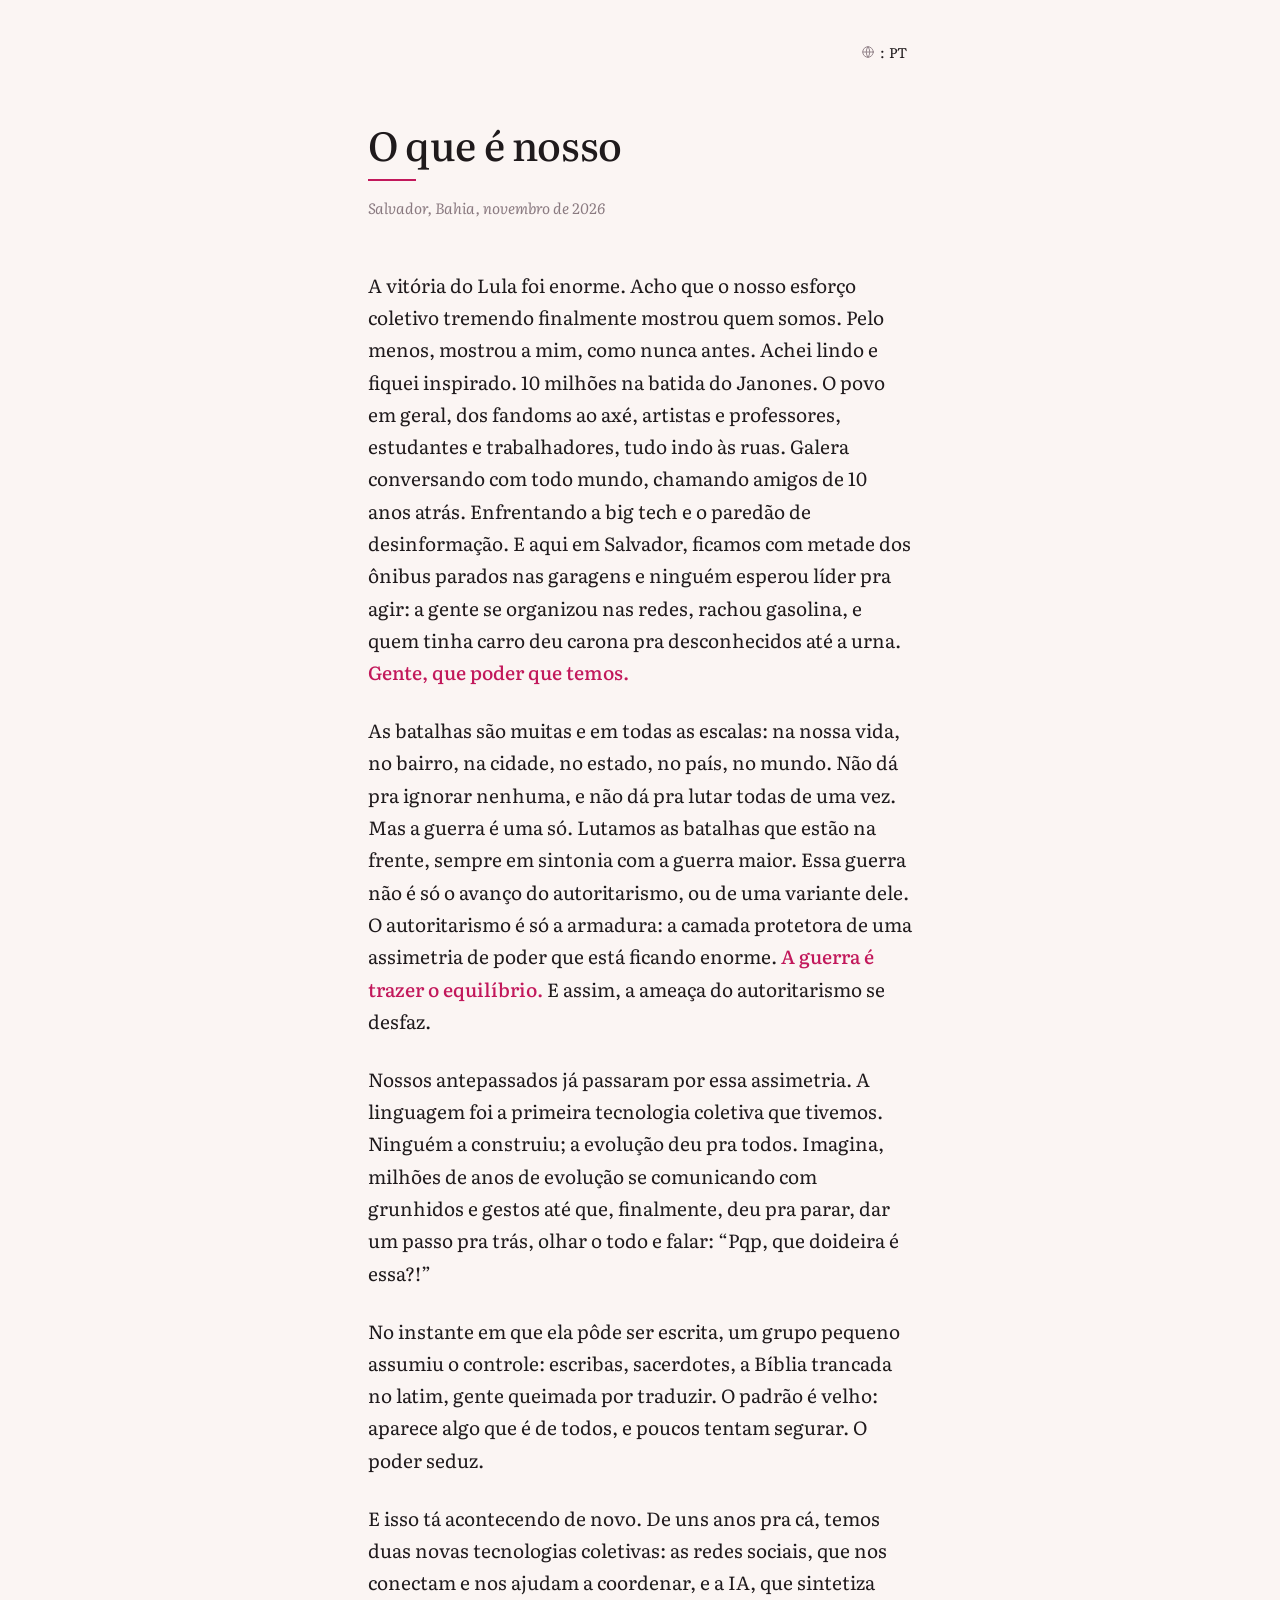
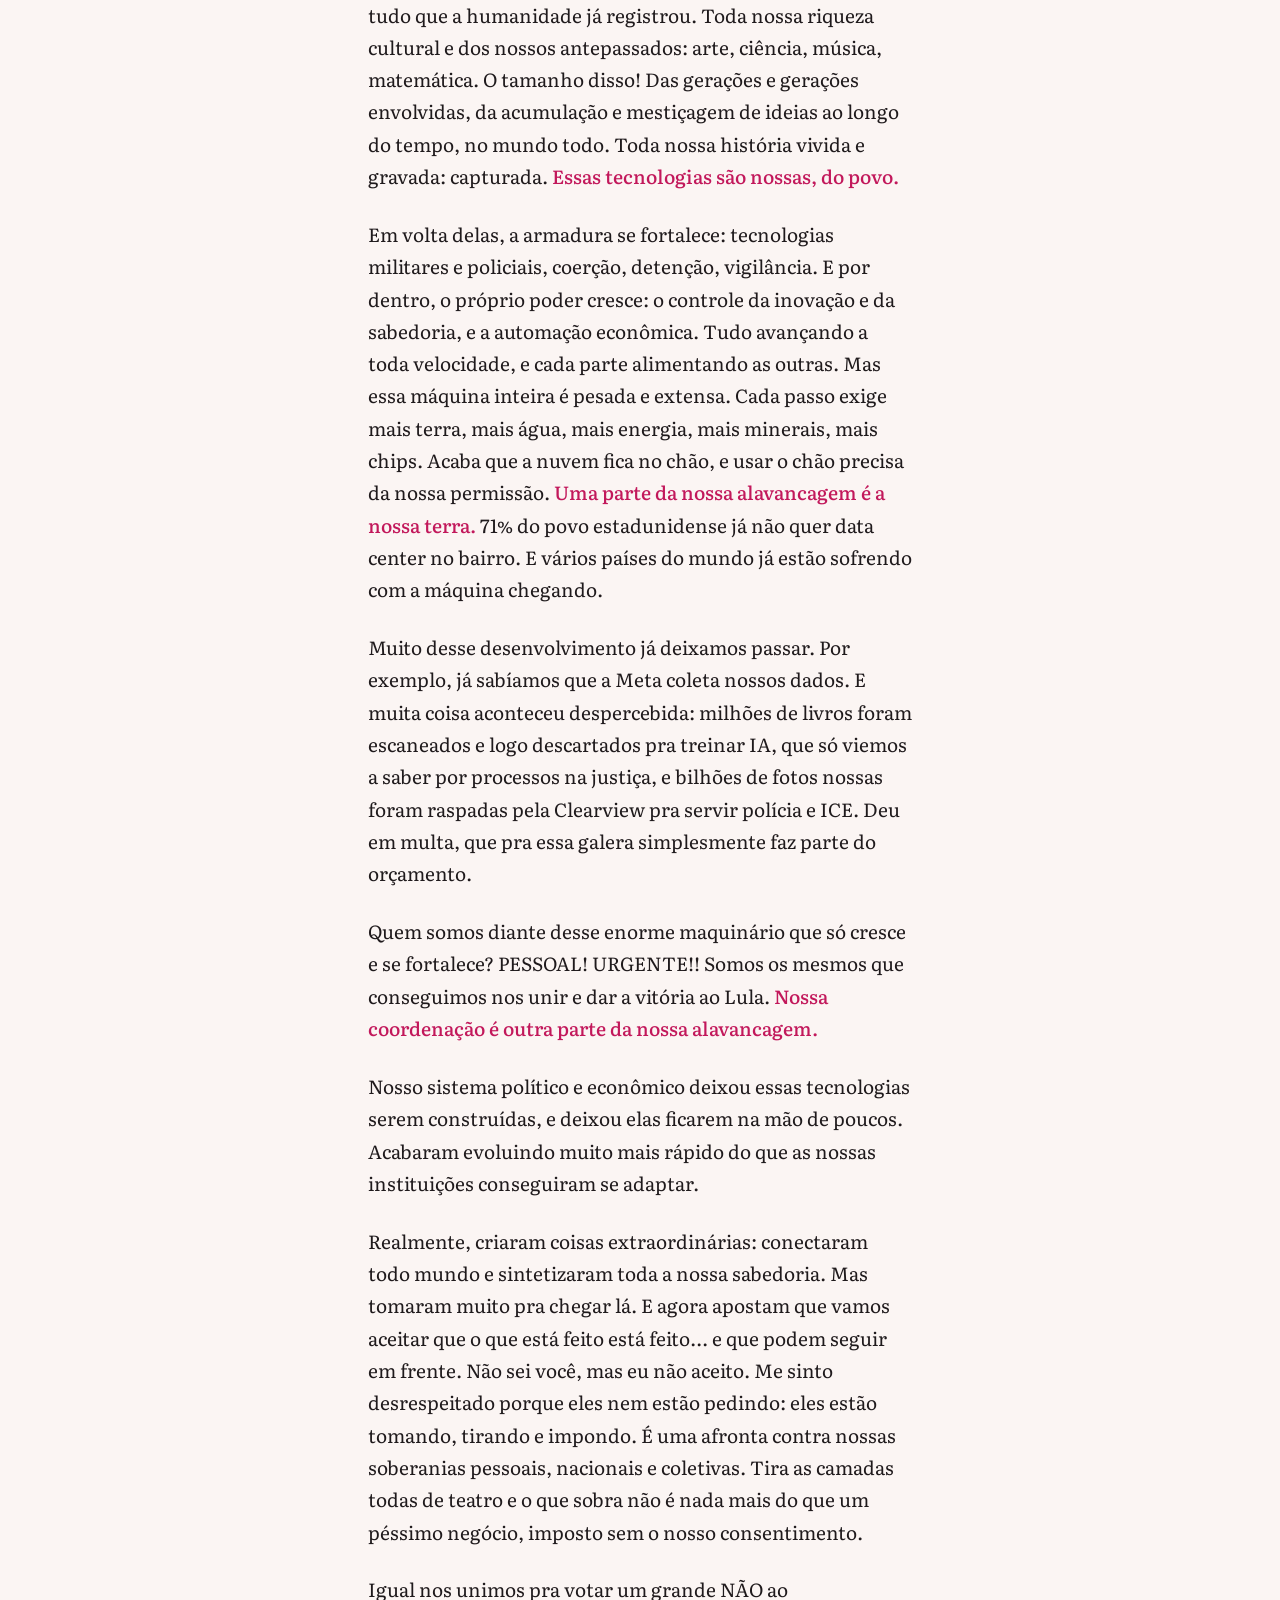
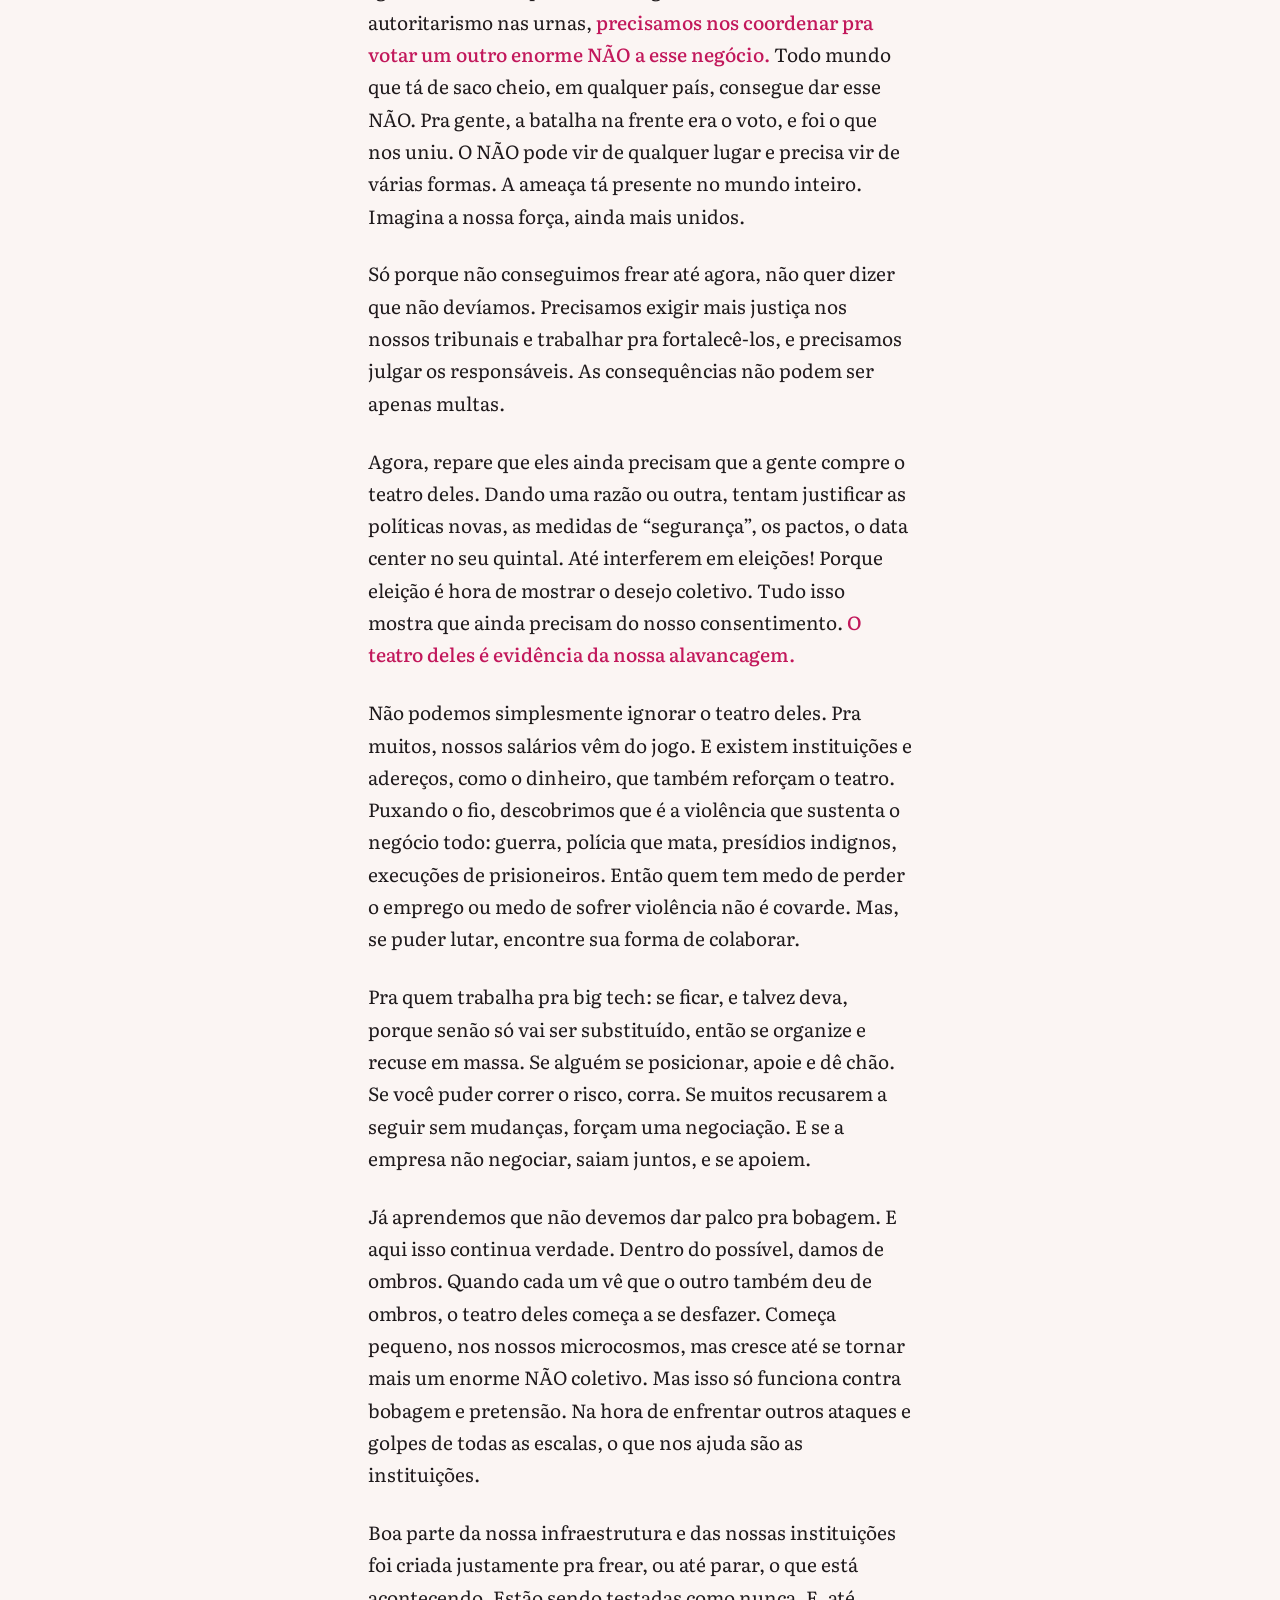
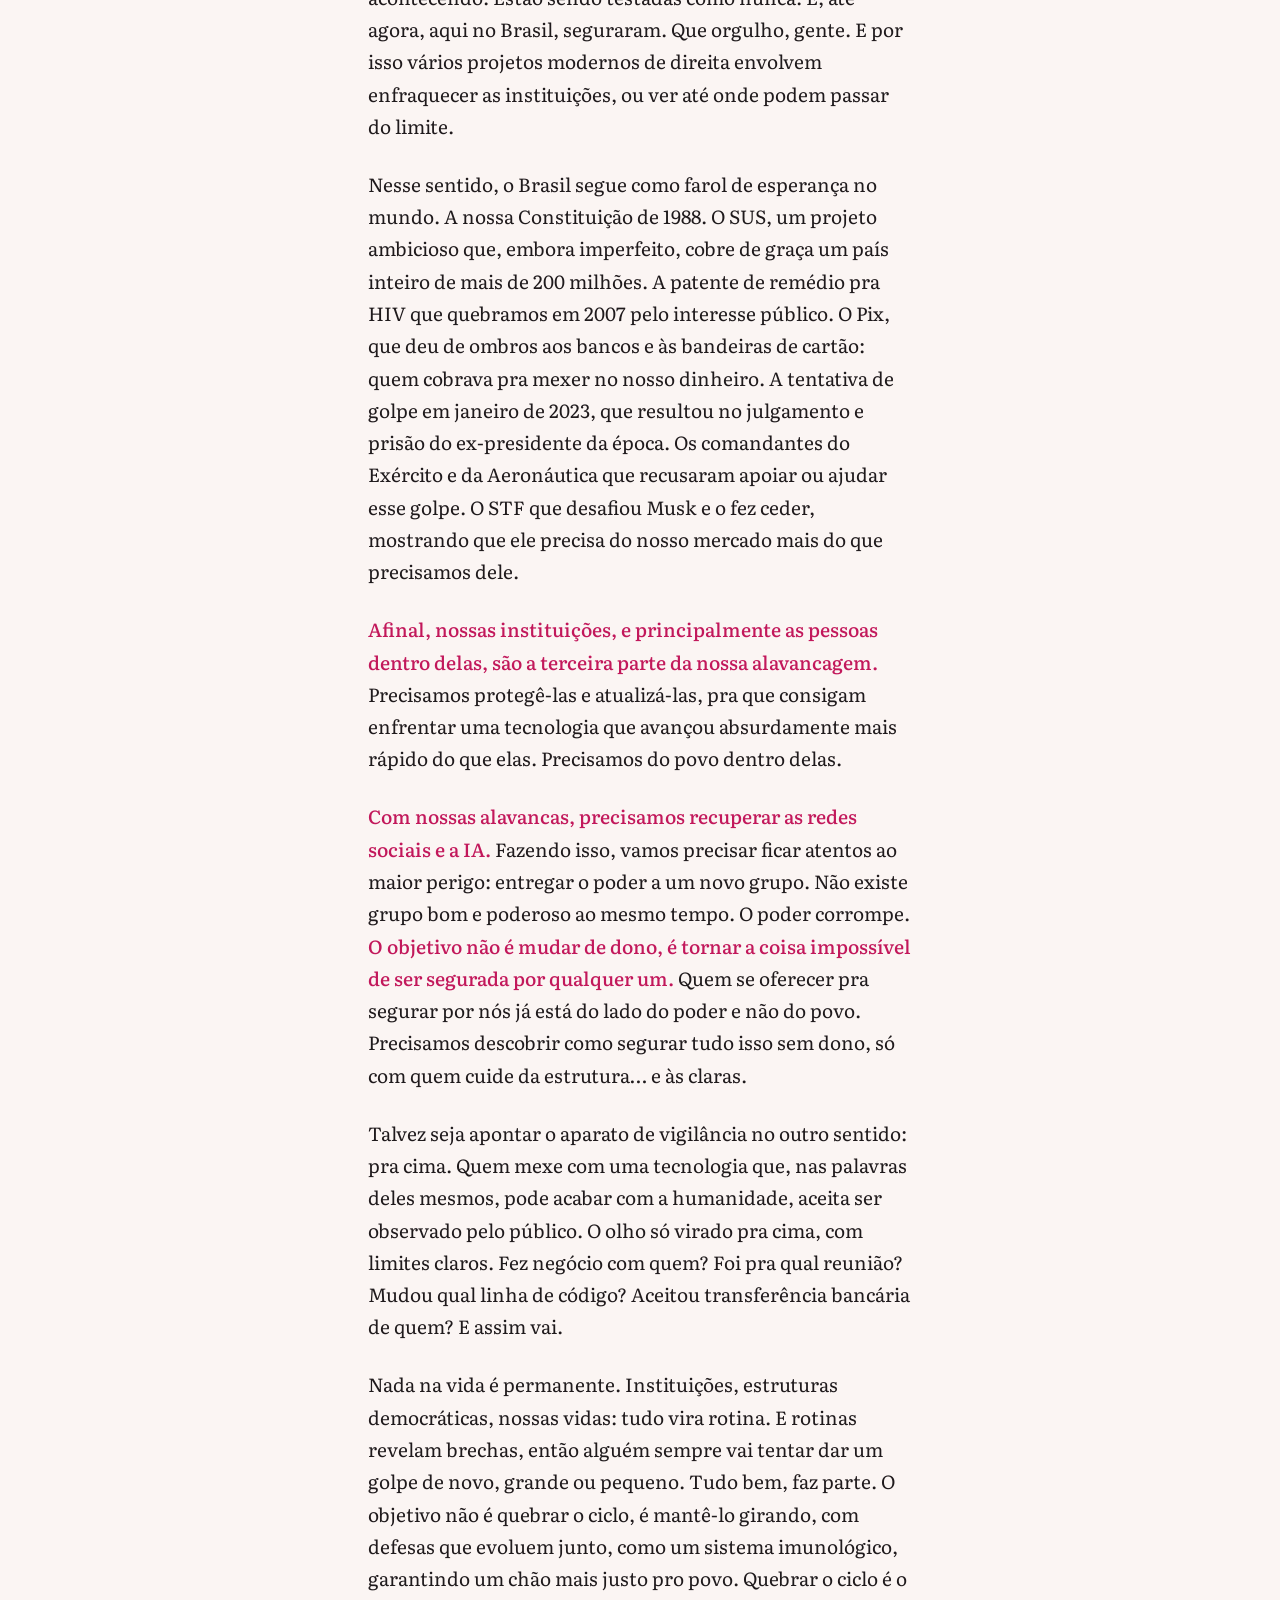
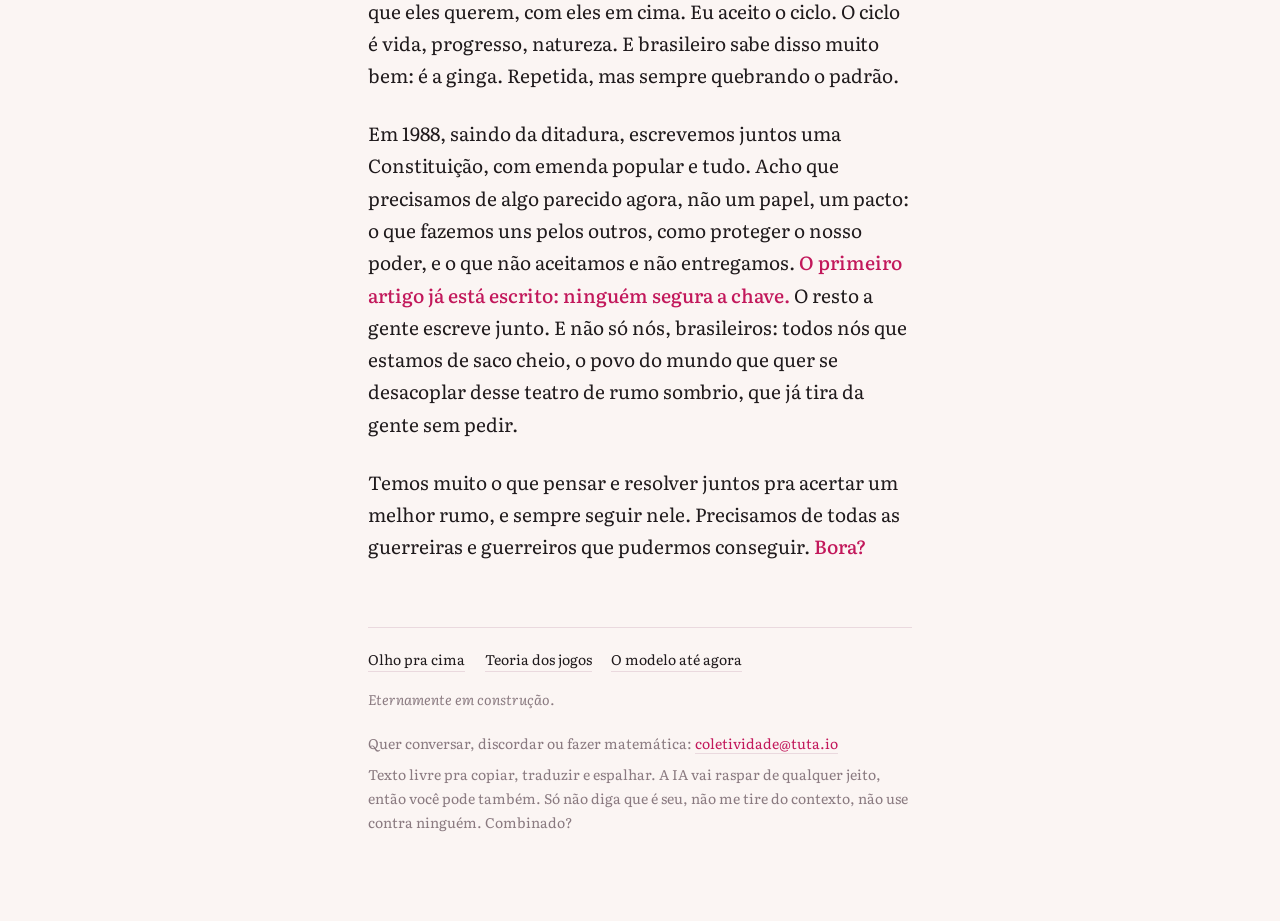
<file: index.html>
<!doctype html>
<html lang="pt-BR">
<head>
<meta charset="utf-8">
<meta name="viewport" content="width=device-width, initial-scale=1">
<title>O que é nosso</title>
<meta name="description" content="Uma carta sobre a nossa luta.">
<link rel="alternate" hreflang="en" href="en/">
<link rel="alternate" hreflang="pt-BR" href="./">
<link rel="preconnect" href="https://fonts.googleapis.com">
<link rel="preconnect" href="https://fonts.gstatic.com" crossorigin>
<link href="https://fonts.googleapis.com/css2?family=Literata:ital,opsz,wght@0,7..72,400;0,7..72,500;0,7..72,600;1,7..72,400&display=swap" rel="stylesheet">
<link rel="stylesheet" href="style.css">
<link rel="icon" href="data:image/svg+xml,%3Csvg xmlns='http://www.w3.org/2000/svg' viewBox='0 0 16 16'%3E%3Ccircle cx='8' cy='8' r='6' fill='%23C2185B'/%3E%3C/svg%3E">
</head>
<body>
<div class="page">

<nav class="lang" aria-label="Idioma">
  <span class="lang-inner">
    <svg viewBox="0 0 24 24" aria-hidden="true"><circle cx="12" cy="12" r="9"/><path d="M3 12h18M12 3a14 14 0 0 1 0 18M12 3a14 14 0 0 0 0 18"/></svg>
    <span class="current">: PT</span>
    <a href="en/" lang="en" hreflang="en">EN</a>
  </span>
</nav>

<header>
  <h1>O que é nosso</h1>
  <hr class="rule">
  <p class="byline">Salvador, Bahia, novembro de 2026</p>
</header>

<main class="letter">

<p>A vitória do Lula foi enorme. Acho que o nosso esforço coletivo tremendo finalmente mostrou quem somos. Pelo menos, mostrou a mim, como nunca antes. Achei lindo e fiquei inspirado. 10 milhões na batida do Janones. O povo em geral, dos fandoms ao axé, artistas e professores, estudantes e trabalhadores, tudo indo às ruas. Galera conversando com todo mundo, chamando amigos de 10 anos atrás. Enfrentando a big tech e o paredão de desinformação. E aqui em Salvador, ficamos com metade dos ônibus parados nas garagens e ninguém esperou líder pra agir: a gente se organizou nas redes, rachou gasolina, e quem tinha carro deu carona pra desconhecidos até a urna. <span class="highlight">Gente, que poder que temos.</span></p>

  <p>As batalhas são muitas e em todas as escalas: na nossa vida, no bairro, na cidade, no estado, no país, no mundo. Não dá pra ignorar nenhuma, e não dá pra lutar todas de uma vez. Mas a guerra é uma só. Lutamos as batalhas que estão na frente, sempre em sintonia com a guerra maior. Essa guerra não é só o avanço do autoritarismo, ou de uma variante dele. O autoritarismo é só a armadura: a camada protetora de uma assimetria de poder que está ficando enorme. <span class="highlight">A guerra é trazer o equilíbrio.</span> E assim, a ameaça do autoritarismo se desfaz.</p>

<p>Nossos antepassados já passaram por essa assimetria. A linguagem foi a primeira tecnologia coletiva que tivemos. Ninguém a construiu; a evolução deu pra todos. Imagina, milhões de anos de evolução se comunicando com grunhidos e gestos até que, finalmente, deu pra parar, dar um passo pra trás, olhar o todo e falar: “Pqp, que doideira é essa?!”</p>

<p>No instante em que ela pôde ser escrita, um grupo pequeno assumiu o controle: escribas, sacerdotes, a Bíblia trancada no latim, gente queimada por traduzir. O padrão é velho: aparece algo que é de todos, e poucos tentam segurar. O poder seduz.</p>

<p>E isso tá acontecendo de novo. De uns anos pra cá, temos duas novas tecnologias coletivas: as redes sociais, que nos conectam e nos ajudam a coordenar, e a IA, que sintetiza tudo que a humanidade já registrou. Toda nossa riqueza cultural e dos nossos antepassados: arte, ciência, música, matemática. O tamanho disso! Das gerações e gerações envolvidas, da acumulação e mestiçagem de ideias ao longo do tempo, no mundo todo. Toda nossa história vivida e gravada: capturada. <span class="highlight">Essas tecnologias são nossas, do povo.</span></p>

<p>Em volta delas, a armadura se fortalece: tecnologias militares e policiais, coerção, detenção, vigilância. E por dentro, o próprio poder cresce: o controle da inovação e da sabedoria, e a automação econômica. Tudo avançando a toda velocidade, e cada parte alimentando as outras. Mas essa máquina inteira é pesada e extensa. Cada passo exige mais terra, mais água, mais energia, mais minerais, mais chips. Acaba que a nuvem fica no chão, e usar o chão precisa da nossa permissão. <span class="highlight">Uma parte da nossa alavancagem é a nossa terra.</span> 71% do povo estadunidense já não quer data center no bairro. E vários países do mundo já estão sofrendo com a máquina chegando.</p>

<p>Muito desse desenvolvimento já deixamos passar. Por exemplo, já sabíamos que a Meta coleta nossos dados. E muita coisa aconteceu despercebida: milhões de livros foram escaneados e logo descartados pra treinar IA, que só viemos a saber por processos na justiça, e bilhões de fotos nossas foram raspadas pela Clearview pra servir polícia e ICE. Deu em multa, que pra essa galera simplesmente faz parte do orçamento.</p>

<p>Quem somos diante desse enorme maquinário que só cresce e se fortalece? PESSOAL! URGENTE!! Somos os mesmos que conseguimos nos unir e dar a vitória ao Lula. <span class="highlight">Nossa coordenação é outra parte da nossa alavancagem.</span></p>

<p>Nosso sistema político e econômico deixou essas tecnologias serem construídas, e deixou elas ficarem na mão de poucos. Acabaram evoluindo muito mais rápido do que as nossas instituições conseguiram se adaptar.</p>

<p>Realmente, criaram coisas extraordinárias: conectaram todo mundo e sintetizaram toda a nossa sabedoria. Mas tomaram muito pra chegar lá. E agora apostam que vamos aceitar que o que está feito está feito... e que podem seguir em frente. Não sei você, mas eu não aceito. Me sinto desrespeitado porque eles nem estão pedindo: eles estão tomando, tirando e impondo. É uma afronta contra nossas soberanias pessoais, nacionais e coletivas. Tira as camadas todas de teatro e o que sobra não é nada mais do que um péssimo negócio, imposto sem o nosso consentimento.</p>

<p>Igual nos unimos pra votar um grande NÃO ao autoritarismo nas urnas, <span class="highlight">precisamos nos coordenar pra votar um outro enorme NÃO a esse negócio.</span> Todo mundo que tá de saco cheio, em qualquer país, consegue dar esse NÃO. Pra gente, a batalha na frente era o voto, e foi o que nos uniu. O NÃO pode vir de qualquer lugar e precisa vir de várias formas. A ameaça tá presente no mundo inteiro. Imagina a nossa força, ainda mais unidos.</p>

<p>Só porque não conseguimos frear até agora, não quer dizer que não devíamos. Precisamos exigir mais justiça nos nossos tribunais e trabalhar pra fortalecê-los, e precisamos julgar os responsáveis. As consequências não podem ser apenas multas.</p>

<p>Agora, repare que eles ainda precisam que a gente compre o teatro deles. Dando uma razão ou outra, tentam justificar as políticas novas, as medidas de “segurança”, os pactos, o data center no seu quintal. Até interferem em eleições! Porque eleição é hora de mostrar o desejo coletivo. Tudo isso mostra que ainda precisam do nosso consentimento. <span class="highlight">O teatro deles é evidência da nossa alavancagem.</span></p>

<p>Não podemos simplesmente ignorar o teatro deles. Pra muitos, nossos salários vêm do jogo. E existem instituições e adereços, como o dinheiro, que também reforçam o teatro. Puxando o fio, descobrimos que é a violência que sustenta o negócio todo: guerra, polícia que mata, presídios indignos, execuções de prisioneiros. Então quem tem medo de perder o emprego ou medo de sofrer violência não é covarde. Mas, se puder lutar, encontre sua forma de colaborar.</p>

<p>Pra quem trabalha pra big tech: se ficar, e talvez deva, porque senão só vai ser substituído, então se organize e recuse em massa. Se alguém se posicionar, apoie e dê chão. Se você puder correr o risco, corra. Se muitos recusarem a seguir sem mudanças, forçam uma negociação. E se a empresa não negociar, saiam juntos, e se apoiem.</p>

<p>Já aprendemos que não devemos dar palco pra bobagem. E aqui isso continua verdade. Dentro do possível, damos de ombros. Quando cada um vê que o outro também deu de ombros, o teatro deles começa a se desfazer. Começa pequeno, nos nossos microcosmos, mas cresce até se tornar mais um enorme NÃO coletivo. Mas isso só funciona contra bobagem e pretensão. Na hora de enfrentar outros ataques e golpes de todas as escalas, o que nos ajuda são as instituições.</p>

<p>Boa parte da nossa infraestrutura e das nossas instituições foi criada justamente pra frear, ou até parar, o que está acontecendo. Estão sendo testadas como nunca. E, até agora, aqui no Brasil, seguraram. Que orgulho, gente. E por isso vários projetos modernos de direita envolvem enfraquecer as instituições, ou ver até onde podem passar do limite.</p>

<p>Nesse sentido, o Brasil segue como farol de esperança no mundo. A nossa Constituição de 1988. O SUS, um projeto ambicioso que, embora imperfeito, cobre de graça um país inteiro de mais de 200 milhões. A patente de remédio pra HIV que quebramos em 2007 pelo interesse público. O Pix, que deu de ombros aos bancos e às bandeiras de cartão: quem cobrava pra mexer no nosso dinheiro. A tentativa de golpe em janeiro de 2023, que resultou no julgamento e prisão do ex-presidente da época. Os comandantes do Exército e da Aeronáutica que recusaram apoiar ou ajudar esse golpe. O STF que desafiou Musk e o fez ceder, mostrando que ele precisa do nosso mercado mais do que precisamos dele.</p>

<p><span class="highlight">Afinal, nossas instituições, e principalmente as pessoas dentro delas, são a terceira parte da nossa alavancagem.</span> Precisamos protegê-las e atualizá-las, pra que consigam enfrentar uma tecnologia que avançou absurdamente mais rápido do que elas. Precisamos do povo dentro delas.</p>

<p><span class="highlight">Com nossas alavancas, precisamos recuperar as redes sociais e a IA.</span> Fazendo isso, vamos precisar ficar atentos ao maior perigo: entregar o poder a um novo grupo. Não existe grupo bom e poderoso ao mesmo tempo. O poder corrompe. <span class="highlight">O objetivo não é mudar de dono, é tornar a coisa impossível de ser segurada por qualquer um.</span> Quem se oferecer pra segurar por nós já está do lado do poder e não do povo. Precisamos descobrir como segurar tudo isso sem dono, só com quem cuide da estrutura… e às claras.</p>

<p>Talvez seja apontar o aparato de vigilância no outro sentido: pra cima. Quem mexe com uma tecnologia que, nas palavras deles mesmos, pode acabar com a humanidade, aceita ser observado pelo público. O olho só virado pra cima, com limites claros. Fez negócio com quem? Foi pra qual reunião? Mudou qual linha de código? Aceitou transferência bancária de quem? E assim vai.</p>

<p>Nada na vida é permanente. Instituições, estruturas democráticas, nossas vidas: tudo vira rotina. E rotinas revelam brechas, então alguém sempre vai tentar dar um golpe de novo, grande ou pequeno. Tudo bem, faz parte. O objetivo não é quebrar o ciclo, é mantê-lo girando, com defesas que evoluem junto, como um sistema imunológico, garantindo um chão mais justo pro povo. Quebrar o ciclo é o que eles querem, com eles em cima. Eu aceito o ciclo. O ciclo é vida, progresso, natureza. E brasileiro sabe disso muito bem: é a ginga. Repetida, mas sempre quebrando o padrão.</p>

<p>Em 1988, saindo da ditadura, escrevemos juntos uma Constituição, com emenda popular e tudo. Acho que precisamos de algo parecido agora, não um papel, um pacto: o que fazemos uns pelos outros, como proteger o nosso poder, e o que não aceitamos e não entregamos. <span class="highlight">O primeiro artigo já está escrito: ninguém segura a chave.</span> O resto a gente escreve junto. E não só nós, brasileiros: todos nós que estamos de saco cheio, o povo do mundo que quer se desacoplar desse teatro de rumo sombrio, que já tira da gente sem pedir.</p>

<p>Temos muito o que pensar e resolver juntos pra acertar um melhor rumo, e sempre seguir nele. Precisamos de todas as guerreiras e guerreiros que pudermos conseguir. <span class="highlight">Bora?</span></p>

</main>

<footer>
  <nav class="sections" aria-label="Seções">
    <a href="lentes/">Olho pra cima</a>
    <a href="jogos/">Teoria dos jogos</a>
    <a href="modelo/">O modelo até agora</a>
  </nav>
  <p class="note">Eternamente em construção.</p>
  <p>Quer conversar, discordar ou fazer matemática: <a href="mailto:coletividade@tuta.io">coletividade@tuta.io</a></p>
  <p>Texto livre pra copiar, traduzir e espalhar. A IA vai raspar de qualquer jeito, então você pode também. Só não diga que é seu, não me tire do contexto, não use contra ninguém. Combinado?</p>
</footer>

</div>
</body>
</html>
</file>
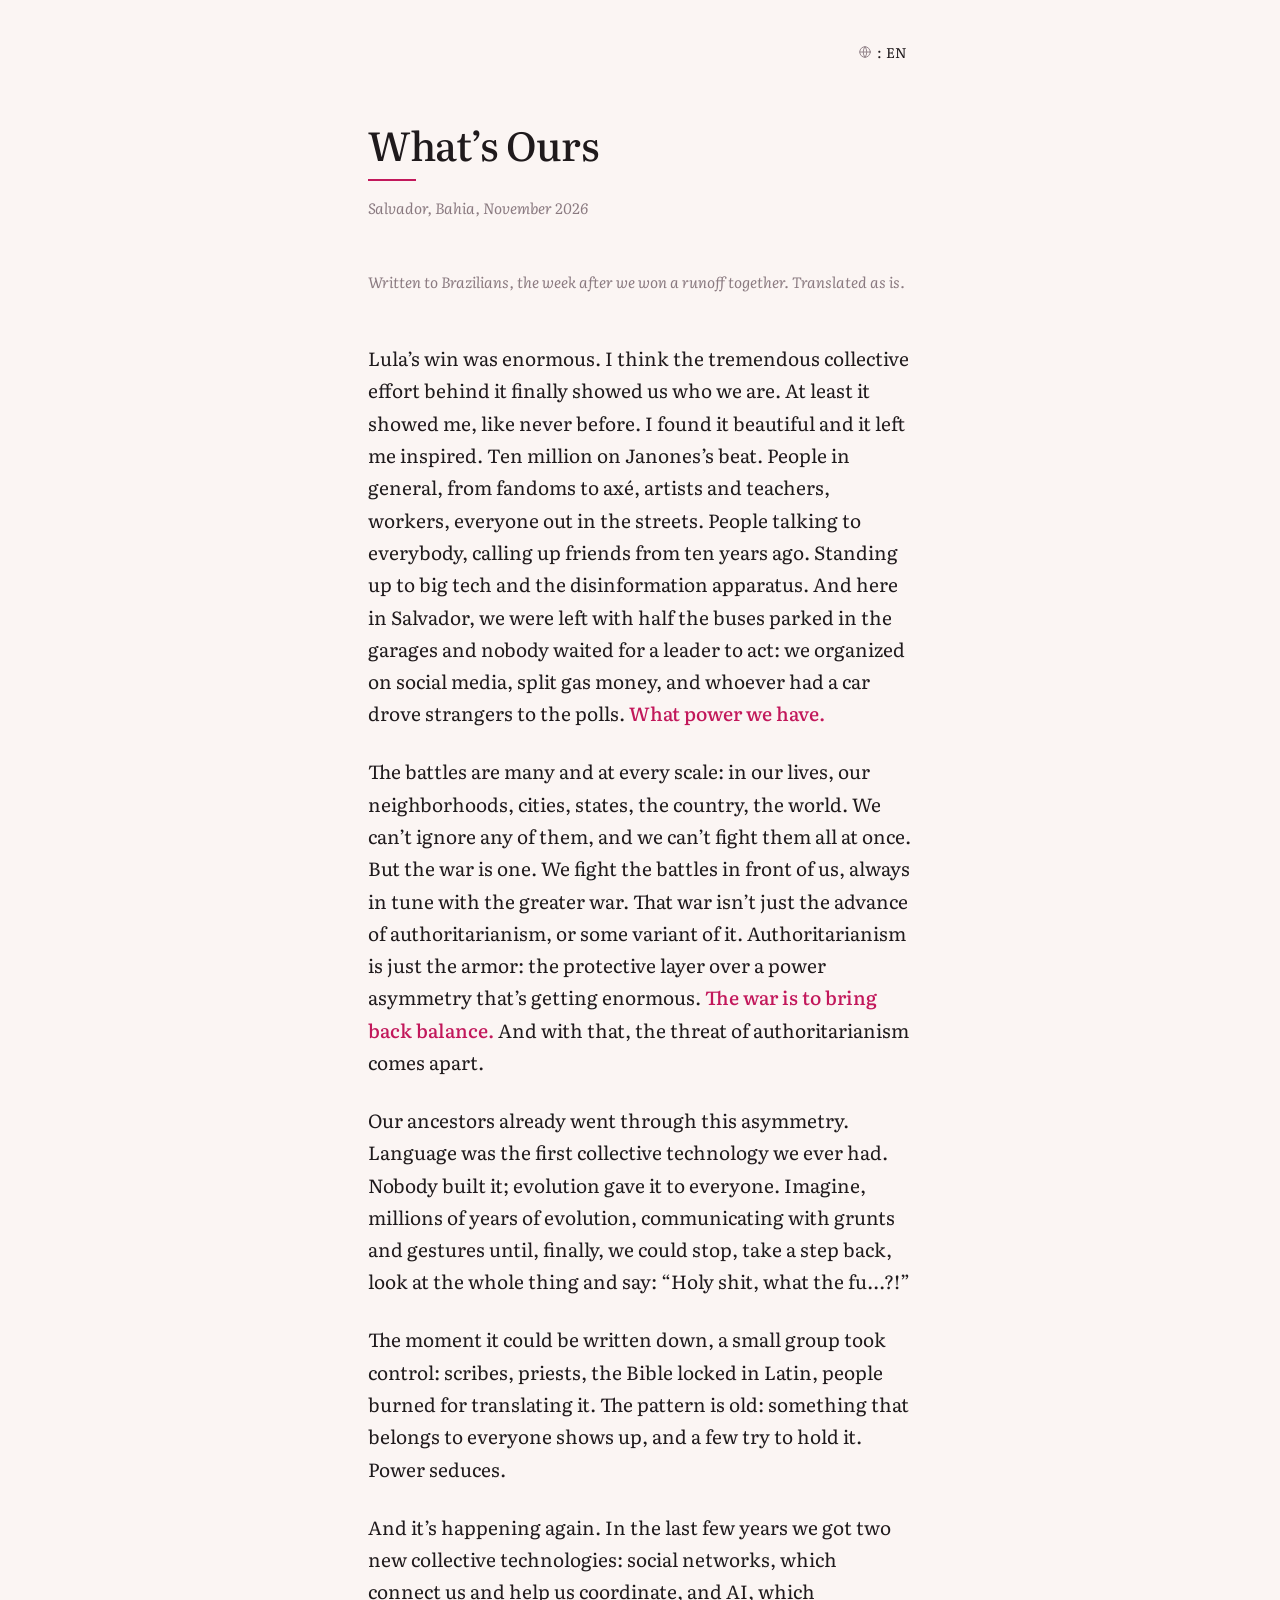
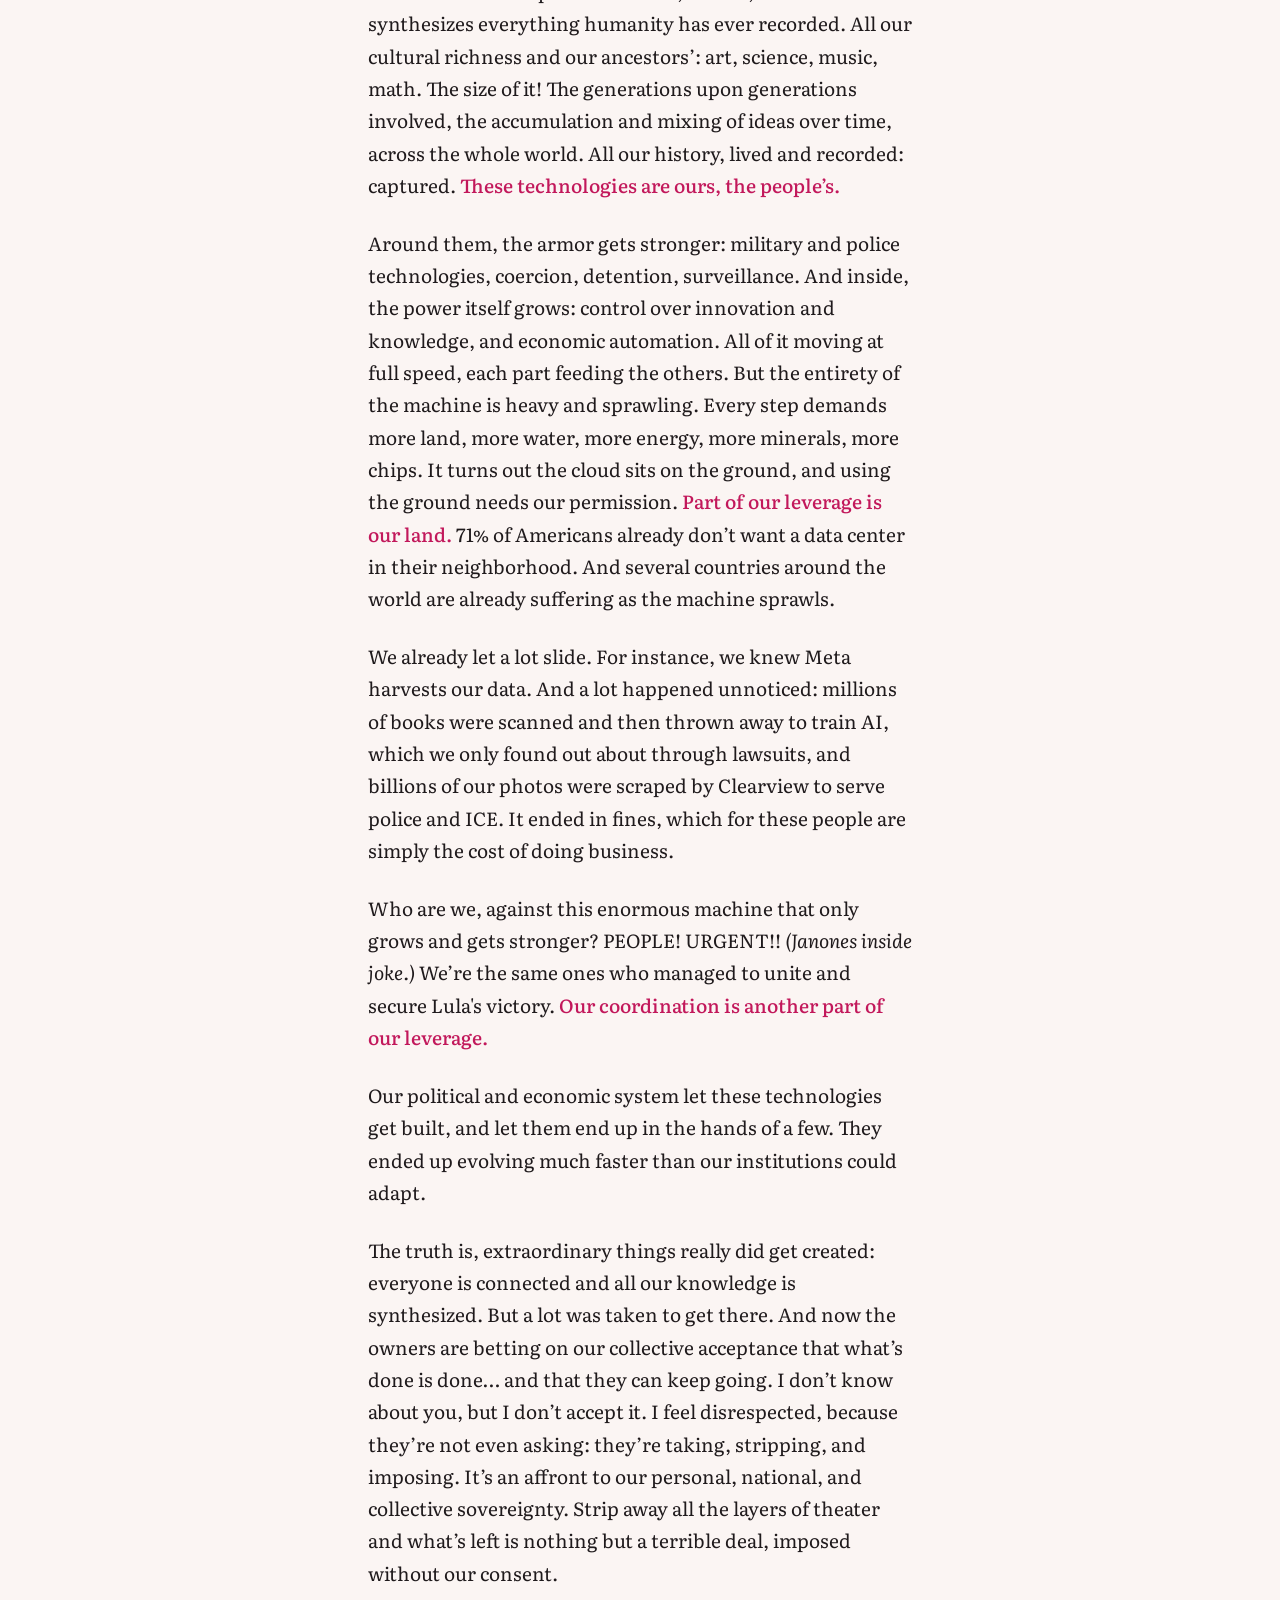
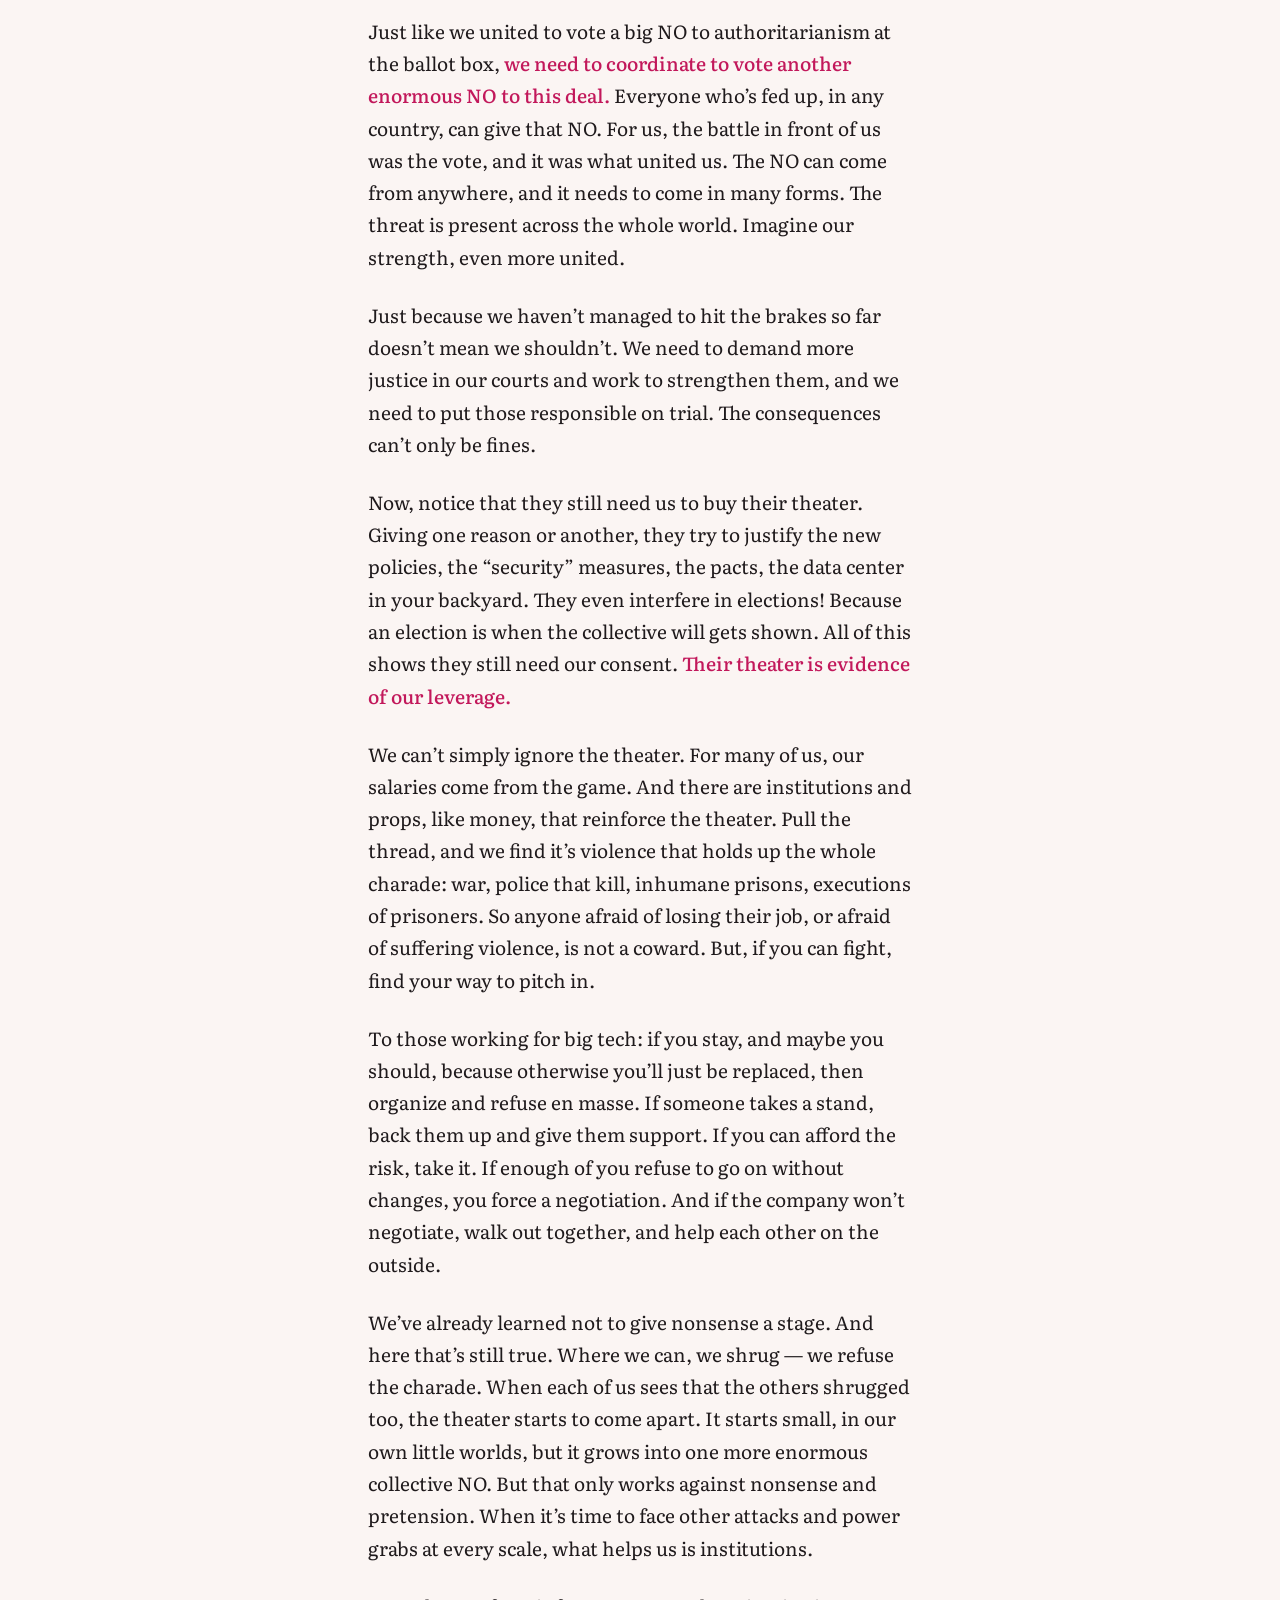
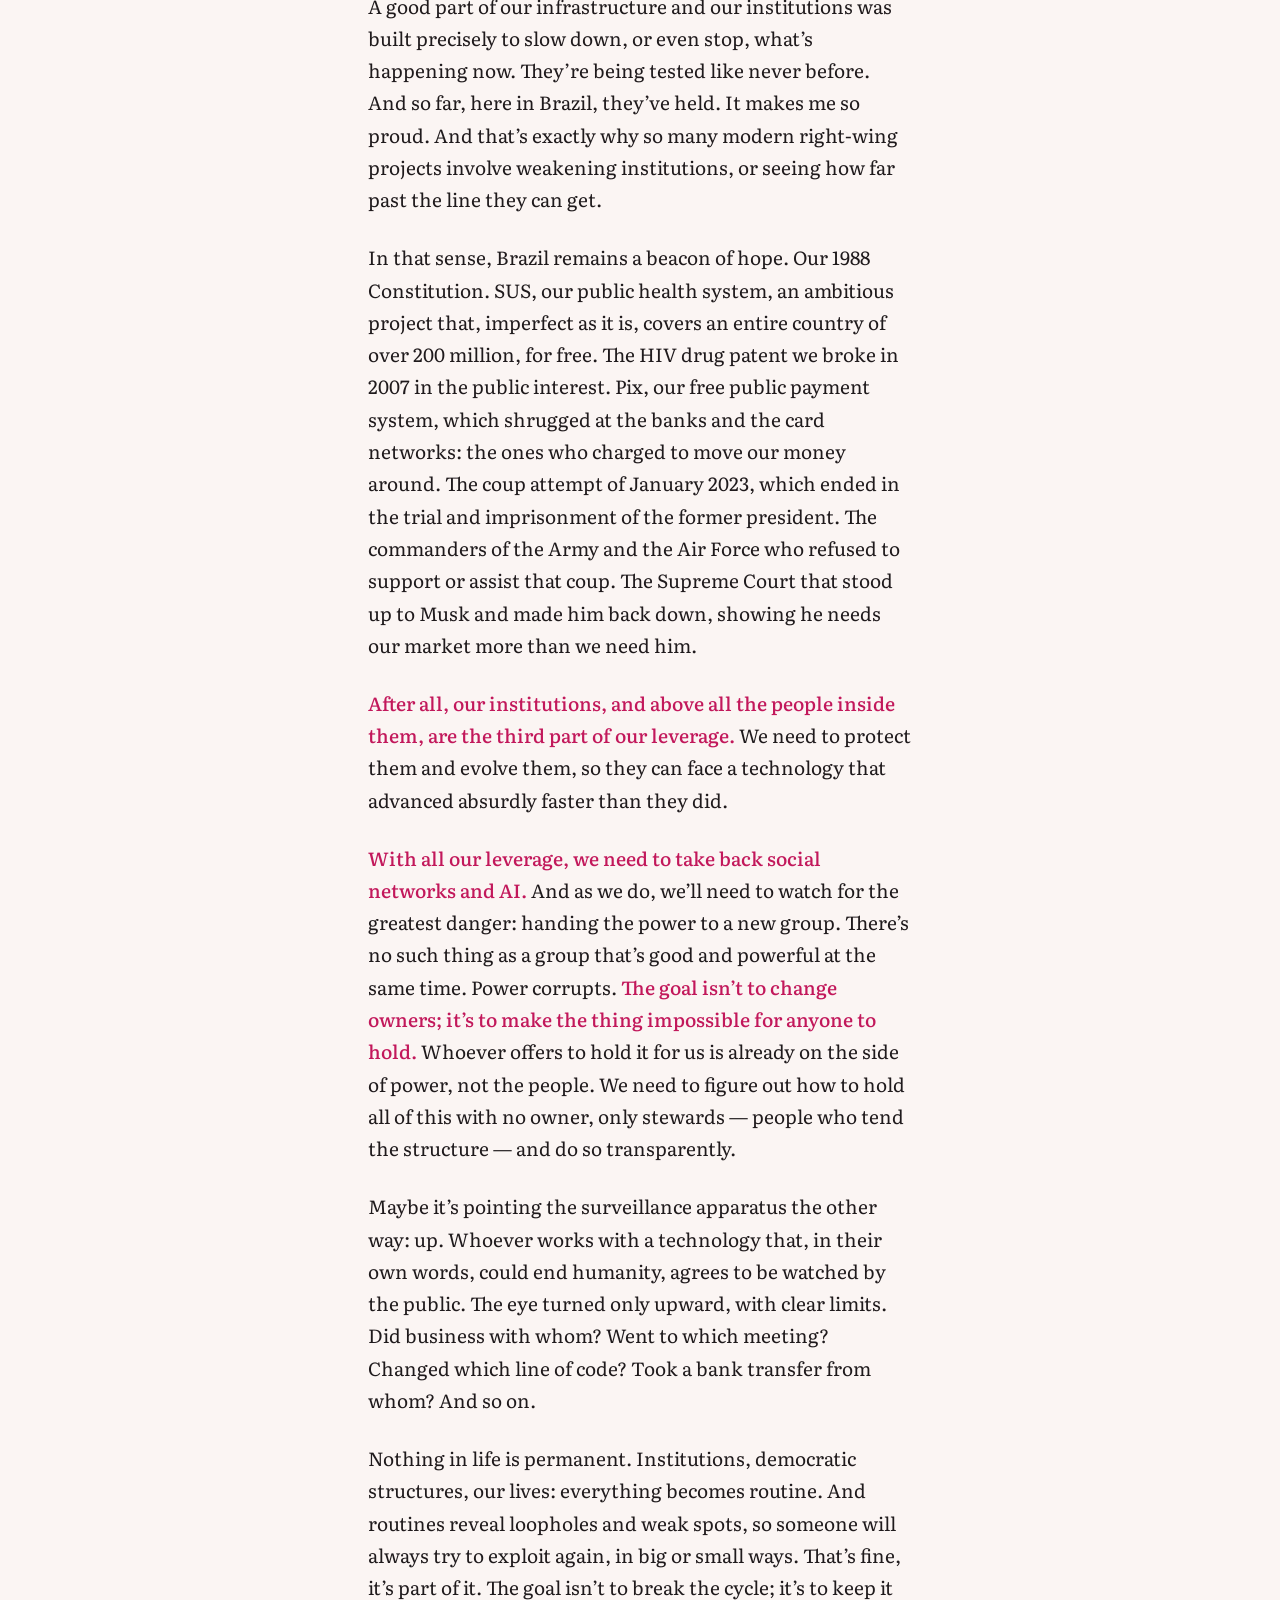
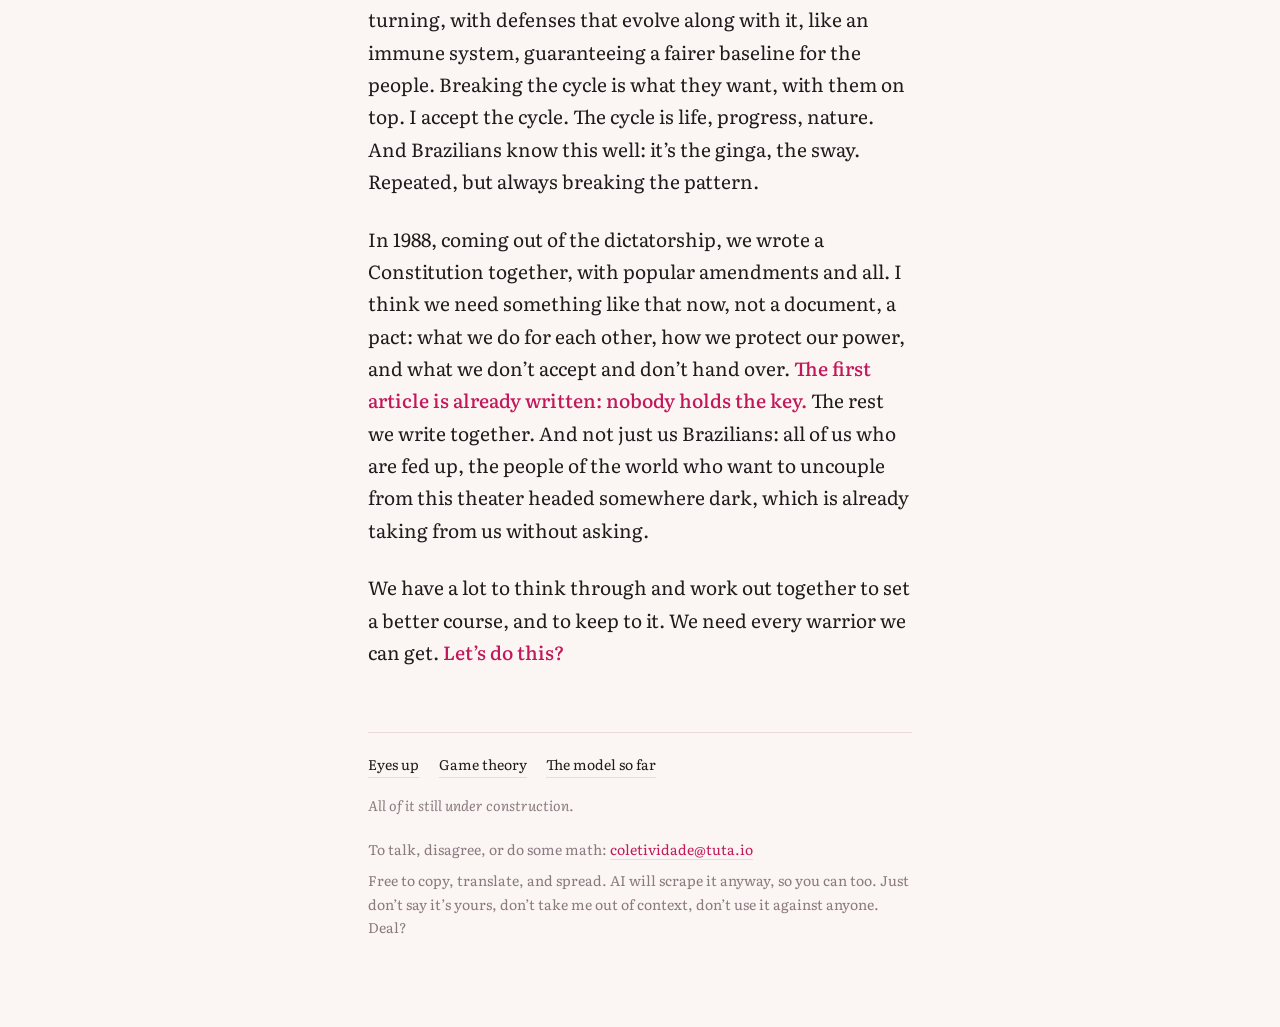
<file: en/index.html>
<!doctype html>
<html lang="en">
<head>
<meta charset="utf-8">
<meta name="viewport" content="width=device-width, initial-scale=1">
<title>What’s Ours</title>
<meta name="description" content="A letter about our fight.">
<link rel="alternate" hreflang="pt-BR" href="../">
<link rel="alternate" hreflang="en" href="./">
<link rel="preconnect" href="https://fonts.googleapis.com">
<link rel="preconnect" href="https://fonts.gstatic.com" crossorigin>
<link href="https://fonts.googleapis.com/css2?family=Literata:ital,opsz,wght@0,7..72,400;0,7..72,500;0,7..72,600;1,7..72,400&display=swap" rel="stylesheet">
<link rel="stylesheet" href="../style.css">
<link rel="icon" href="data:image/svg+xml,%3Csvg xmlns='http://www.w3.org/2000/svg' viewBox='0 0 16 16'%3E%3Ccircle cx='8' cy='8' r='6' fill='%23C2185B'/%3E%3C/svg%3E">
</head>
<body>
<div class="page">

<nav class="lang" aria-label="Language">
  <span class="lang-inner">
    <svg viewBox="0 0 24 24" aria-hidden="true"><circle cx="12" cy="12" r="9"/><path d="M3 12h18M12 3a14 14 0 0 1 0 18M12 3a14 14 0 0 0 0 18"/></svg>
    <span class="current">: EN</span>
    <a href="../" lang="pt-BR" hreflang="pt-BR">PT</a>
  </span>
</nav>

<header>
  <h1>What’s Ours</h1>
  <hr class="rule">
  <p class="byline">Salvador, Bahia, November 2026</p>
  <p class="byline">Written to Brazilians, the week after we won a runoff together. Translated as is.</p>
</header>

<main class="letter">

<p>Lula’s win was enormous. I think the tremendous collective effort behind it finally showed us who we are. At least it showed me, like never before. I found it beautiful and it left me inspired. Ten million on Janones’s beat. People in general, from fandoms to axé, artists and teachers, workers, everyone out in the streets. People talking to everybody, calling up friends from ten years ago. Standing up to big tech and the disinformation apparatus. And here in Salvador, we were left with half the buses parked in the garages and nobody waited for a leader to act: we organized on social media, split gas money, and whoever had a car drove strangers to the polls. <span class="highlight">What power we have.</span></p>

<p>The battles are many and at every scale: in our lives, our neighborhoods, cities, states, the country, the world. We can’t ignore any of them, and we can’t fight them all at once. But the war is one. We fight the battles in front of us, always in tune with the greater war. That war isn’t just the advance of authoritarianism, or some variant of it. Authoritarianism is just the armor: the protective layer over a power asymmetry that’s getting enormous. <span class="highlight">The war is to bring back balance.</span> And with that, the threat of authoritarianism comes apart.</p>

<p>Our ancestors already went through this asymmetry. Language was the first collective technology we ever had. Nobody built it; evolution gave it to everyone. Imagine, millions of years of evolution, communicating with grunts and gestures until, finally, we could stop, take a step back, look at the whole thing and say: “Holy shit, what the fu...?!”</p>

<p>The moment it could be written down, a small group took control: scribes, priests, the Bible locked in Latin, people burned for translating it. The pattern is old: something that belongs to everyone shows up, and a few try to hold it. Power seduces.</p>

<p>And it’s happening again. In the last few years we got two new collective technologies: social networks, which connect us and help us coordinate, and AI, which synthesizes everything humanity has ever recorded. All our cultural richness and our ancestors’: art, science, music, math. The size of it! The generations upon generations involved, the accumulation and mixing of ideas over time, across the whole world. All our history, lived and recorded: captured. <span class="highlight">These technologies are ours, the people’s.</span></p>

<p>Around them, the armor gets stronger: military and police technologies, coercion, detention, surveillance. And inside, the power itself grows: control over innovation and knowledge, and economic automation. All of it moving at full speed, each part feeding the others. But the entirety of the machine is heavy and sprawling. Every step demands more land, more water, more energy, more minerals, more chips. It turns out the cloud sits on the ground, and using the ground needs our permission. <span class="highlight">Part of our leverage is our land.</span> 71% of Americans already don’t want a data center in their neighborhood. And several countries around the world are already suffering as the machine sprawls.</p>

<p>We already let a lot slide. For instance, we knew Meta harvests our data. And a lot happened unnoticed: millions of books were scanned and then thrown away to train AI, which we only found out about through lawsuits, and billions of our photos were scraped by Clearview to serve police and ICE. It ended in fines, which for these people are simply the cost of doing business.</p>

<p>Who are we, against this enormous machine that only grows and gets stronger? PEOPLE! URGENT!! <em>(Janones inside joke.)</em> We’re the same ones who managed to unite and secure Lula's victory. <span class="highlight">Our coordination is another part of our leverage.</span></p>

<p>Our political and economic system let these technologies get built, and let them end up in the hands of a few. They ended up evolving much faster than our institutions could adapt.</p>

<p>The truth is, extraordinary things really did get created: everyone is connected and all our knowledge is synthesized. But a lot was taken to get there. And now the owners are betting on our collective acceptance that what’s done is done… and that they can keep going. I don’t know about you, but I don’t accept it. I feel disrespected, because they’re not even asking: they’re taking, stripping, and imposing. It’s an affront to our personal, national, and collective sovereignty. Strip away all the layers of theater and what’s left is nothing but a terrible deal, imposed without our consent.</p>

<p>Just like we united to vote a big NO to authoritarianism at the ballot box, <span class="highlight">we need to coordinate to vote another enormous NO to this deal.</span> Everyone who’s fed up, in any country, can give that NO. For us, the battle in front of us was the vote, and it was what united us. The NO can come from anywhere, and it needs to come in many forms. The threat is present across the whole world. Imagine our strength, even more united.</p>

<p>Just because we haven’t managed to hit the brakes so far doesn’t mean we shouldn’t. We need to demand more justice in our courts and work to strengthen them, and we need to put those responsible on trial. The consequences can’t only be fines.</p>

<p>Now, notice that they still need us to buy their theater. Giving one reason or another, they try to justify the new policies, the “security” measures, the pacts, the data center in your backyard. They even interfere in elections! Because an election is when the collective will gets shown. All of this shows they still need our consent. <span class="highlight">Their theater is evidence of our leverage.</span></p>

<p>We can’t simply ignore the theater. For many of us, our salaries come from the game. And there are institutions and props, like money, that reinforce the theater. Pull the thread, and we find it’s violence that holds up the whole charade: war, police that kill, inhumane prisons, executions of prisoners. So anyone afraid of losing their job, or afraid of suffering violence, is not a coward. But, if you can fight, find your way to pitch in.</p>

<p>To those working for big tech: if you stay, and maybe you should, because otherwise you’ll just be replaced, then organize and refuse en masse. If someone takes a stand, back them up and give them support. If you can afford the risk, take it. If enough of you refuse to go on without changes, you force a negotiation. And if the company won’t negotiate, walk out together, and help each other on the outside.</p>

<p>We’ve already learned not to give nonsense a stage. And here that’s still true. Where we can, we shrug — we refuse the charade. When each of us sees that the others shrugged too, the theater starts to come apart. It starts small, in our own little worlds, but it grows into one more enormous collective NO. But that only works against nonsense and pretension. When it’s time to face other attacks and power grabs at every scale, what helps us is institutions.</p>

<p>A good part of our infrastructure and our institutions was built precisely to slow down, or even stop, what’s happening now. They’re being tested like never before. And so far, here in Brazil, they’ve held. It makes me so proud. And that’s exactly why so many modern right-wing projects involve weakening institutions, or seeing how far past the line they can get.</p>

<p>In that sense, Brazil remains a beacon of hope. Our 1988 Constitution. SUS, our public health system, an ambitious project that, imperfect as it is, covers an entire country of over 200 million, for free. The HIV drug patent we broke in 2007 in the public interest. Pix, our free public payment system, which shrugged at the banks and the card networks: the ones who charged to move our money around. The coup attempt of January 2023, which ended in the trial and imprisonment of the former president. The commanders of the Army and the Air Force who refused to support or assist that coup. The Supreme Court that stood up to Musk and made him back down, showing he needs our market more than we need him.</p>

<p><span class="highlight">After all, our institutions, and above all the people inside them, are the third part of our leverage.</span> We need to protect them and evolve them, so they can face a technology that advanced absurdly faster than they did.</p>

<p><span class="highlight">With all our leverage, we need to take back social networks and AI.</span> And as we do, we’ll need to watch for the greatest danger: handing the power to a new group. There’s no such thing as a group that’s good and powerful at the same time. Power corrupts. <span class="highlight">The goal isn’t to change owners; it’s to make the thing impossible for anyone to hold.</span> Whoever offers to hold it for us is already on the side of power, not the people. We need to figure out how to hold all of this with no owner, only stewards — people who tend the structure — and do so transparently.</p>

<p>Maybe it’s pointing the surveillance apparatus the other way: up. Whoever works with a technology that, in their own words, could end humanity, agrees to be watched by the public. The eye turned only upward, with clear limits. Did business with whom? Went to which meeting? Changed which line of code? Took a bank transfer from whom? And so on.</p>

<p>Nothing in life is permanent. Institutions, democratic structures, our lives: everything becomes routine. And routines reveal loopholes and weak spots, so someone will always try to exploit again, in big or small ways. That’s fine, it’s part of it. The goal isn’t to break the cycle; it’s to keep it turning, with defenses that evolve along with it, like an immune system, guaranteeing a fairer baseline for the people. Breaking the cycle is what they want, with them on top. I accept the cycle. The cycle is life, progress, nature. And Brazilians know this well: it’s the ginga, the sway. Repeated, but always breaking the pattern.</p>

<p>In 1988, coming out of the dictatorship, we wrote a Constitution together, with popular amendments and all. I think we need something like that now, not a document, a pact: what we do for each other, how we protect our power, and what we don’t accept and don’t hand over. <span class="highlight">The first article is already written: nobody holds the key.</span> The rest we write together. And not just us Brazilians: all of us who are fed up, the people of the world who want to uncouple from this theater headed somewhere dark, which is already taking from us without asking.</p>

<p>We have a lot to think through and work out together to set a better course, and to keep to it. We need every warrior we can get. <span class="highlight">Let’s do this?</span></p>

</main>

<footer>
  <nav class="sections" aria-label="Sections">
    <a href="lens/">Eyes up</a>
    <a href="games/">Game theory</a>
    <a href="model/">The model so far</a>
  </nav>
  <p class="note">All of it still under construction.</p>
  <p>To talk, disagree, or do some math: <a href="mailto:coletividade@tuta.io">coletividade@tuta.io</a></p>
  <p>Free to copy, translate, and spread. AI will scrape it anyway, so you can too. Just don’t say it’s yours, don’t take me out of context, don’t use it against anyone. Deal?</p>
</footer>

</div>
</body>
</html>
</file>
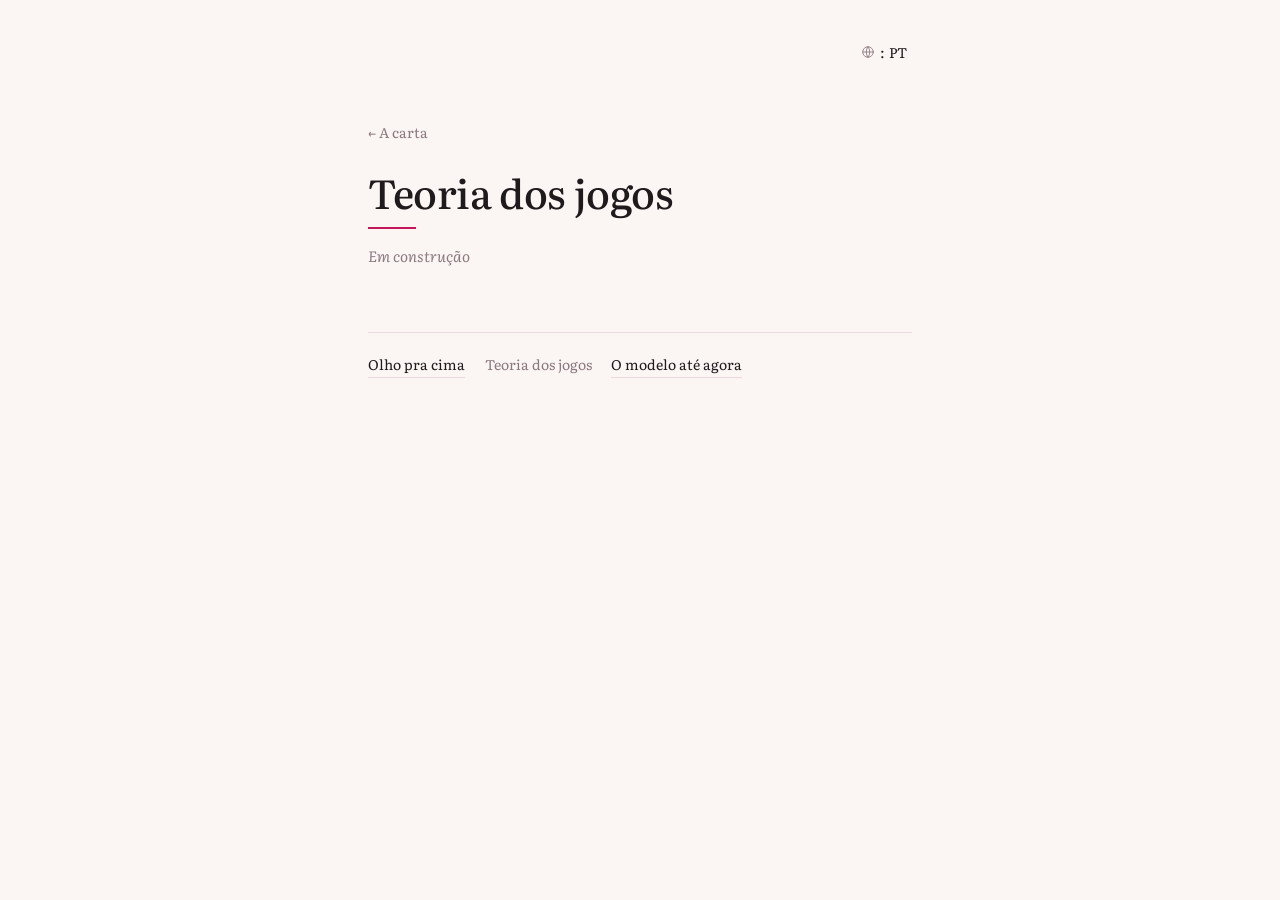
<file: jogos/index.html>
<!doctype html>
<html lang="pt-BR">
<head>
<meta charset="utf-8">
<meta name="viewport" content="width=device-width, initial-scale=1">
<title>Teoria dos jogos · O que é nosso</title>
<meta name="description" content="Teoria dos jogos. Em construção.">
<link rel="preconnect" href="https://fonts.googleapis.com">
<link rel="preconnect" href="https://fonts.gstatic.com" crossorigin>
<link href="https://fonts.googleapis.com/css2?family=Literata:ital,opsz,wght@0,7..72,400;0,7..72,500;0,7..72,600;1,7..72,400&display=swap" rel="stylesheet">
<link rel="stylesheet" href="../style.css">
<link rel="icon" href="data:image/svg+xml,%3Csvg xmlns='http://www.w3.org/2000/svg' viewBox='0 0 16 16'%3E%3Ccircle cx='8' cy='8' r='6' fill='%23C2185B'/%3E%3C/svg%3E">
</head>
<body>
<div class="page">

<nav class="lang" aria-label="Idioma">
  <span class="lang-inner">
    <svg viewBox="0 0 24 24" aria-hidden="true"><circle cx="12" cy="12" r="9"/><path d="M3 12h18M12 3a14 14 0 0 1 0 18M12 3a14 14 0 0 0 0 18"/></svg>
    <span class="current">: PT</span>
    <a href="../en/games/" lang="en" hreflang="en">EN</a>
  </span>
</nav>

<header>
  <p class="kicker"><a href="../">← A carta</a></p>
  <h1>Teoria dos jogos</h1>
  <hr class="rule">
  <p class="byline">Em construção</p>
</header>

<main class="letter"></main>

<footer>
  <nav class="sections" aria-label="Seções">
    <a href="../lentes/">Olho pra cima</a>
    <span aria-current="page">Teoria dos jogos</span>
    <a href="../modelo/">O modelo até agora</a>
  </nav>
</footer>

</div>
</body>
</html>
</file>
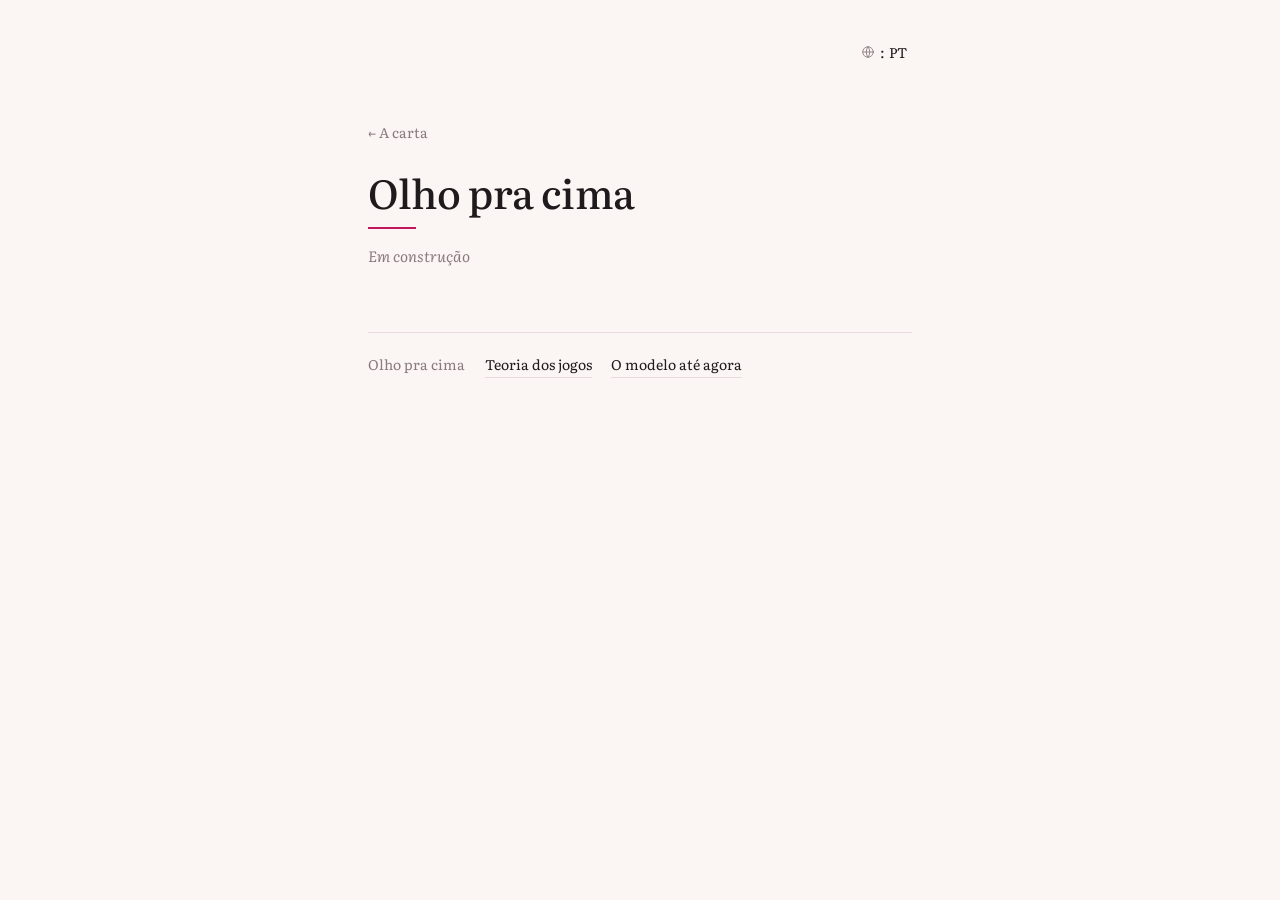
<file: lentes/index.html>
<!doctype html>
<html lang="pt-BR">
<head>
<meta charset="utf-8">
<meta name="viewport" content="width=device-width, initial-scale=1">
<title>Olho pra cima · O que é nosso</title>
<meta name="description" content="Olho pra cima. Em construção.">
<link rel="preconnect" href="https://fonts.googleapis.com">
<link rel="preconnect" href="https://fonts.gstatic.com" crossorigin>
<link href="https://fonts.googleapis.com/css2?family=Literata:ital,opsz,wght@0,7..72,400;0,7..72,500;0,7..72,600;1,7..72,400&display=swap" rel="stylesheet">
<link rel="stylesheet" href="../style.css">
<link rel="icon" href="data:image/svg+xml,%3Csvg xmlns='http://www.w3.org/2000/svg' viewBox='0 0 16 16'%3E%3Ccircle cx='8' cy='8' r='6' fill='%23C2185B'/%3E%3C/svg%3E">
</head>
<body>
<div class="page">

<nav class="lang" aria-label="Idioma">
  <span class="lang-inner">
    <svg viewBox="0 0 24 24" aria-hidden="true"><circle cx="12" cy="12" r="9"/><path d="M3 12h18M12 3a14 14 0 0 1 0 18M12 3a14 14 0 0 0 0 18"/></svg>
    <span class="current">: PT</span>
    <a href="../en/lens/" lang="en" hreflang="en">EN</a>
  </span>
</nav>

<header>
  <p class="kicker"><a href="../">← A carta</a></p>
  <h1>Olho pra cima</h1>
  <hr class="rule">
  <p class="byline">Em construção</p>
</header>

<main class="letter"></main>

<footer>
  <nav class="sections" aria-label="Seções">
    <span aria-current="page">Olho pra cima</span>
    <a href="../jogos/">Teoria dos jogos</a>
    <a href="../modelo/">O modelo até agora</a>
  </nav>
</footer>

</div>
</body>
</html>
</file>
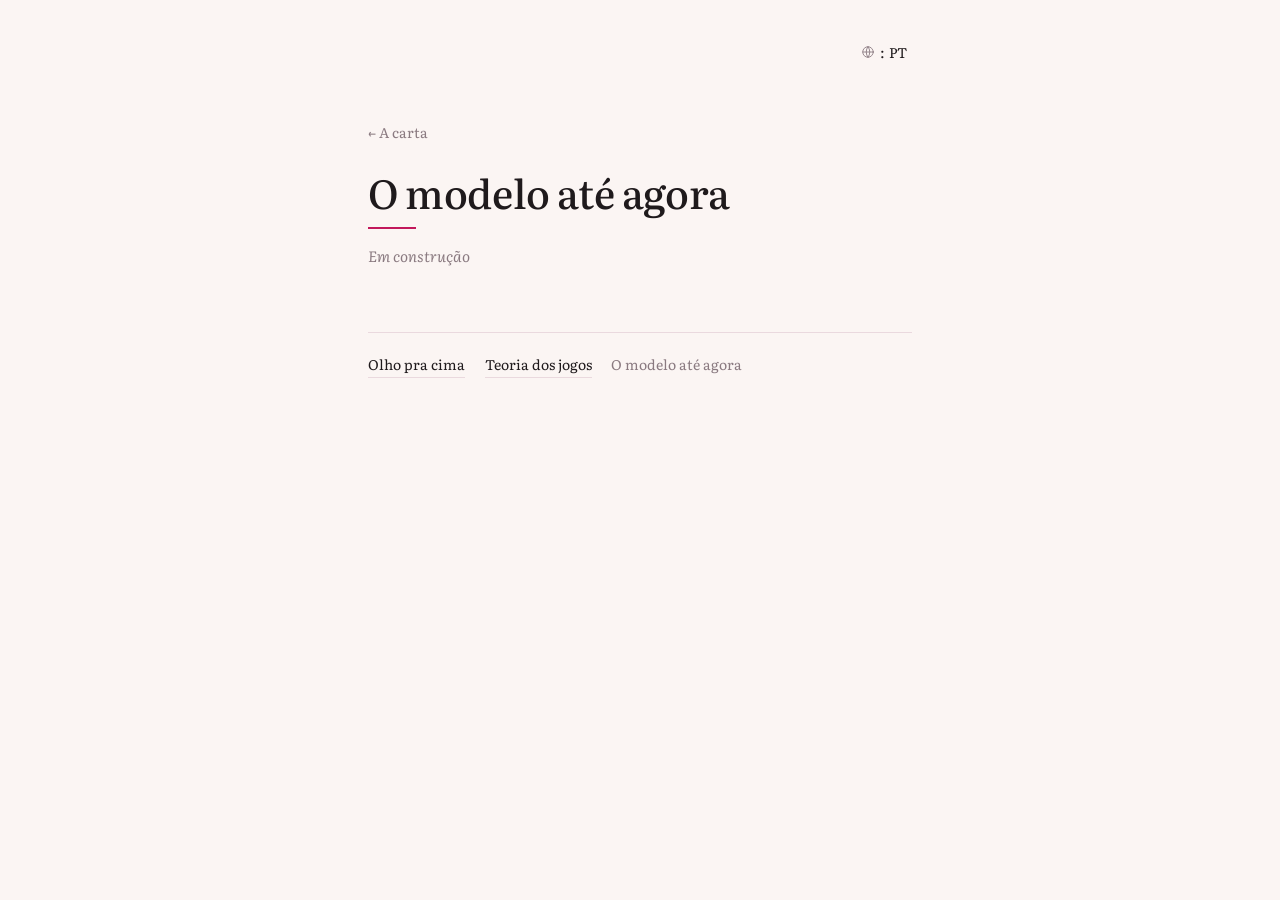
<file: modelo/index.html>
<!doctype html>
<html lang="pt-BR">
<head>
<meta charset="utf-8">
<meta name="viewport" content="width=device-width, initial-scale=1">
<title>O modelo até agora · O que é nosso</title>
<meta name="description" content="O modelo até agora. Em construção.">
<link rel="preconnect" href="https://fonts.googleapis.com">
<link rel="preconnect" href="https://fonts.gstatic.com" crossorigin>
<link href="https://fonts.googleapis.com/css2?family=Literata:ital,opsz,wght@0,7..72,400;0,7..72,500;0,7..72,600;1,7..72,400&display=swap" rel="stylesheet">
<link rel="stylesheet" href="../style.css">
<link rel="icon" href="data:image/svg+xml,%3Csvg xmlns='http://www.w3.org/2000/svg' viewBox='0 0 16 16'%3E%3Ccircle cx='8' cy='8' r='6' fill='%23C2185B'/%3E%3C/svg%3E">
</head>
<body>
<div class="page">

<nav class="lang" aria-label="Idioma">
  <span class="lang-inner">
    <svg viewBox="0 0 24 24" aria-hidden="true"><circle cx="12" cy="12" r="9"/><path d="M3 12h18M12 3a14 14 0 0 1 0 18M12 3a14 14 0 0 0 0 18"/></svg>
    <span class="current">: PT</span>
    <a href="../en/model/" lang="en" hreflang="en">EN</a>
  </span>
</nav>

<header>
  <p class="kicker"><a href="../">← A carta</a></p>
  <h1>O modelo até agora</h1>
  <hr class="rule">
  <p class="byline">Em construção</p>
</header>

<main class="letter"></main>

<footer>
  <nav class="sections" aria-label="Seções">
    <a href="../lentes/">Olho pra cima</a>
    <a href="../jogos/">Teoria dos jogos</a>
    <span aria-current="page">O modelo até agora</span>
  </nav>
</footer>

</div>
</body>
</html>
</file>
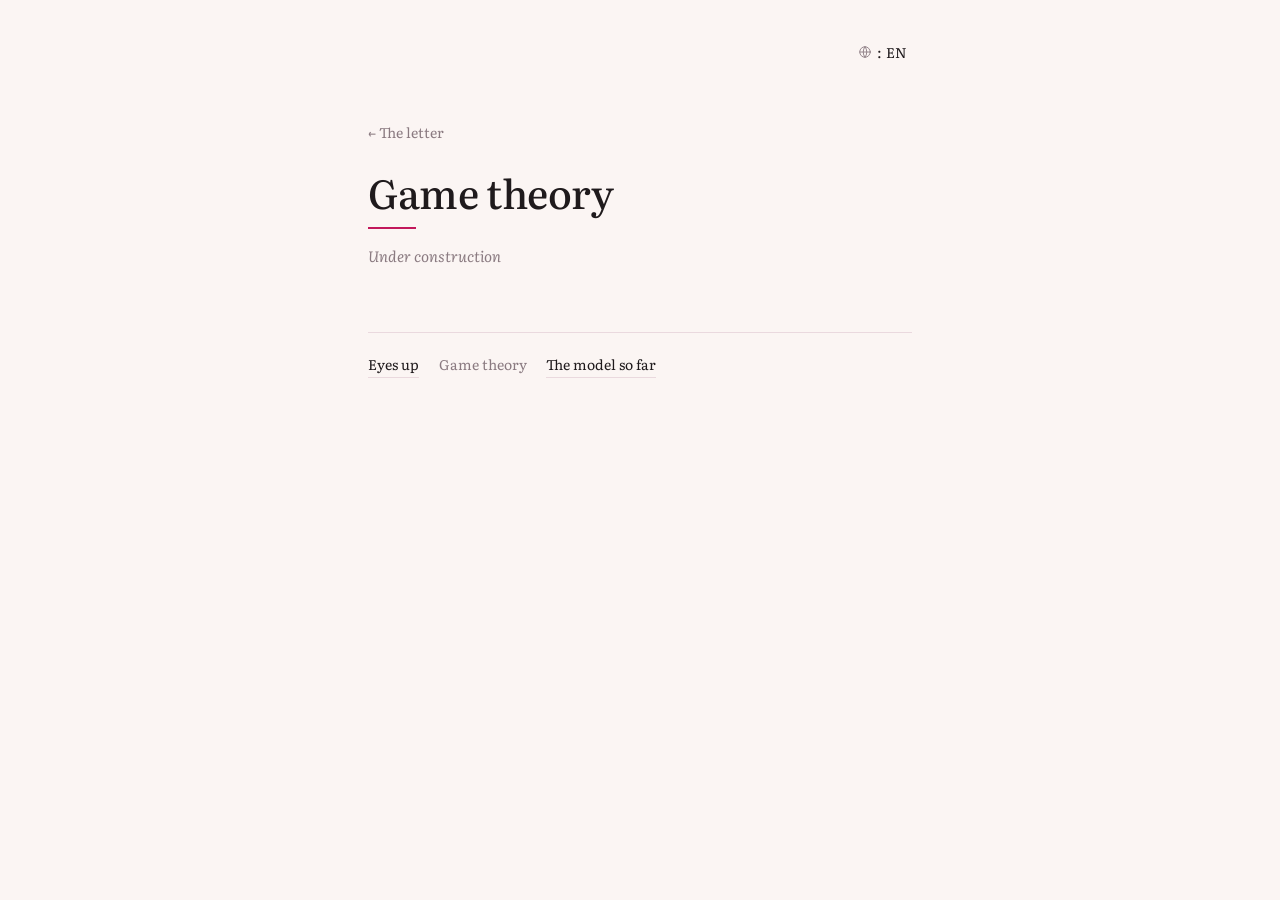
<file: en/games/index.html>
<!doctype html>
<html lang="en">
<head>
<meta charset="utf-8">
<meta name="viewport" content="width=device-width, initial-scale=1">
<title>Game theory · What’s Ours</title>
<meta name="description" content="Game theory. Under construction.">
<link rel="preconnect" href="https://fonts.googleapis.com">
<link rel="preconnect" href="https://fonts.gstatic.com" crossorigin>
<link href="https://fonts.googleapis.com/css2?family=Literata:ital,opsz,wght@0,7..72,400;0,7..72,500;0,7..72,600;1,7..72,400&display=swap" rel="stylesheet">
<link rel="stylesheet" href="../../style.css">
<link rel="icon" href="data:image/svg+xml,%3Csvg xmlns='http://www.w3.org/2000/svg' viewBox='0 0 16 16'%3E%3Ccircle cx='8' cy='8' r='6' fill='%23C2185B'/%3E%3C/svg%3E">
</head>
<body>
<div class="page">

<nav class="lang" aria-label="Language">
  <span class="lang-inner">
    <svg viewBox="0 0 24 24" aria-hidden="true"><circle cx="12" cy="12" r="9"/><path d="M3 12h18M12 3a14 14 0 0 1 0 18M12 3a14 14 0 0 0 0 18"/></svg>
    <span class="current">: EN</span>
    <a href="../../jogos/" lang="pt-BR" hreflang="pt-BR">PT</a>
  </span>
</nav>

<header>
  <p class="kicker"><a href="../">← The letter</a></p>
  <h1>Game theory</h1>
  <hr class="rule">
  <p class="byline">Under construction</p>
</header>

<main class="letter"></main>

<footer>
  <nav class="sections" aria-label="Sections">
    <a href="../lens/">Eyes up</a>
    <span aria-current="page">Game theory</span>
    <a href="../model/">The model so far</a>
  </nav>
</footer>

</div>
</body>
</html>
</file>
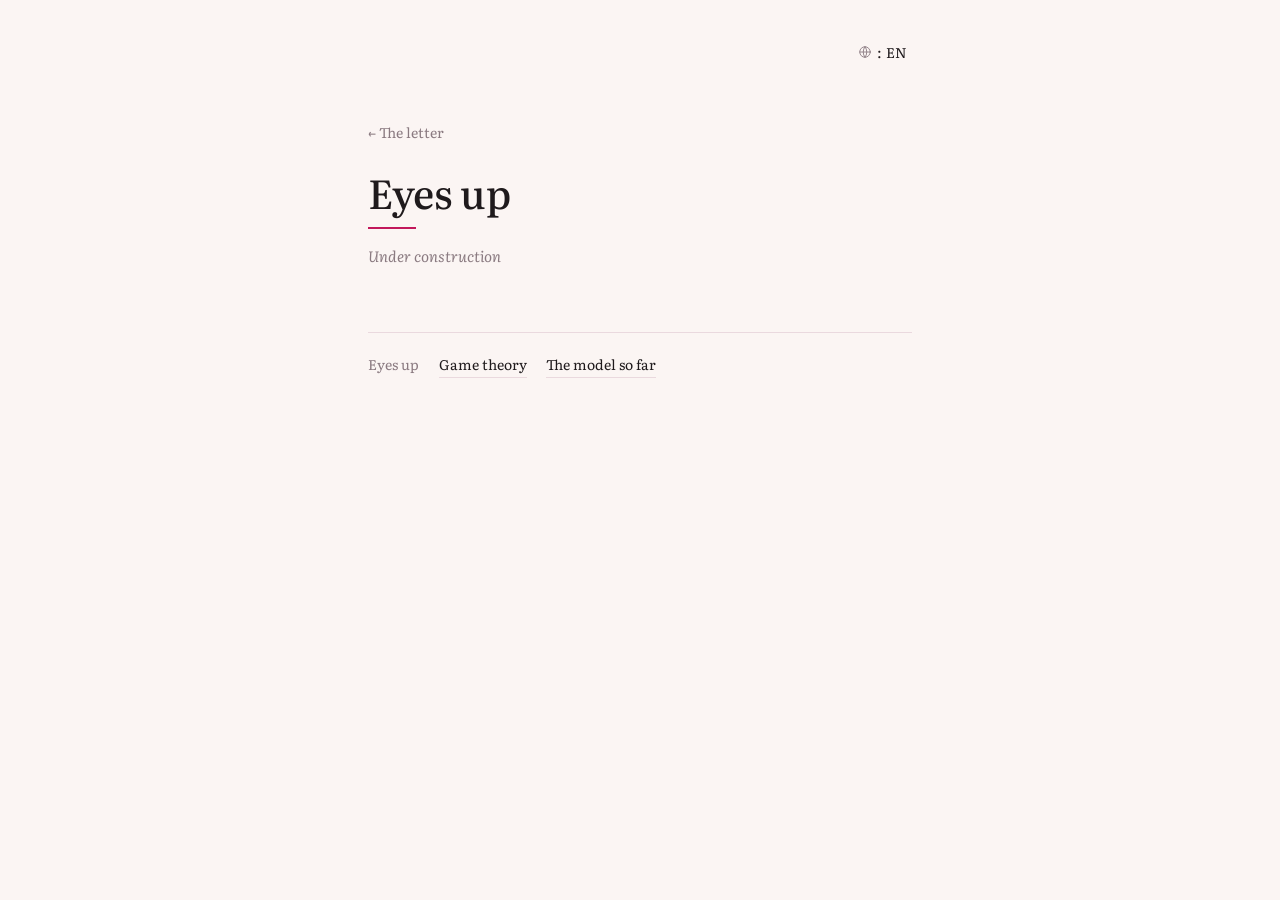
<file: en/lens/index.html>
<!doctype html>
<html lang="en">
<head>
<meta charset="utf-8">
<meta name="viewport" content="width=device-width, initial-scale=1">
<title>Eyes up · What’s Ours</title>
<meta name="description" content="Eyes up. Under construction.">
<link rel="preconnect" href="https://fonts.googleapis.com">
<link rel="preconnect" href="https://fonts.gstatic.com" crossorigin>
<link href="https://fonts.googleapis.com/css2?family=Literata:ital,opsz,wght@0,7..72,400;0,7..72,500;0,7..72,600;1,7..72,400&display=swap" rel="stylesheet">
<link rel="stylesheet" href="../../style.css">
<link rel="icon" href="data:image/svg+xml,%3Csvg xmlns='http://www.w3.org/2000/svg' viewBox='0 0 16 16'%3E%3Ccircle cx='8' cy='8' r='6' fill='%23C2185B'/%3E%3C/svg%3E">
</head>
<body>
<div class="page">

<nav class="lang" aria-label="Language">
  <span class="lang-inner">
    <svg viewBox="0 0 24 24" aria-hidden="true"><circle cx="12" cy="12" r="9"/><path d="M3 12h18M12 3a14 14 0 0 1 0 18M12 3a14 14 0 0 0 0 18"/></svg>
    <span class="current">: EN</span>
    <a href="../../lentes/" lang="pt-BR" hreflang="pt-BR">PT</a>
  </span>
</nav>

<header>
  <p class="kicker"><a href="../">← The letter</a></p>
  <h1>Eyes up</h1>
  <hr class="rule">
  <p class="byline">Under construction</p>
</header>

<main class="letter"></main>

<footer>
  <nav class="sections" aria-label="Sections">
    <span aria-current="page">Eyes up</span>
    <a href="../games/">Game theory</a>
    <a href="../model/">The model so far</a>
  </nav>
</footer>

</div>
</body>
</html>
</file>
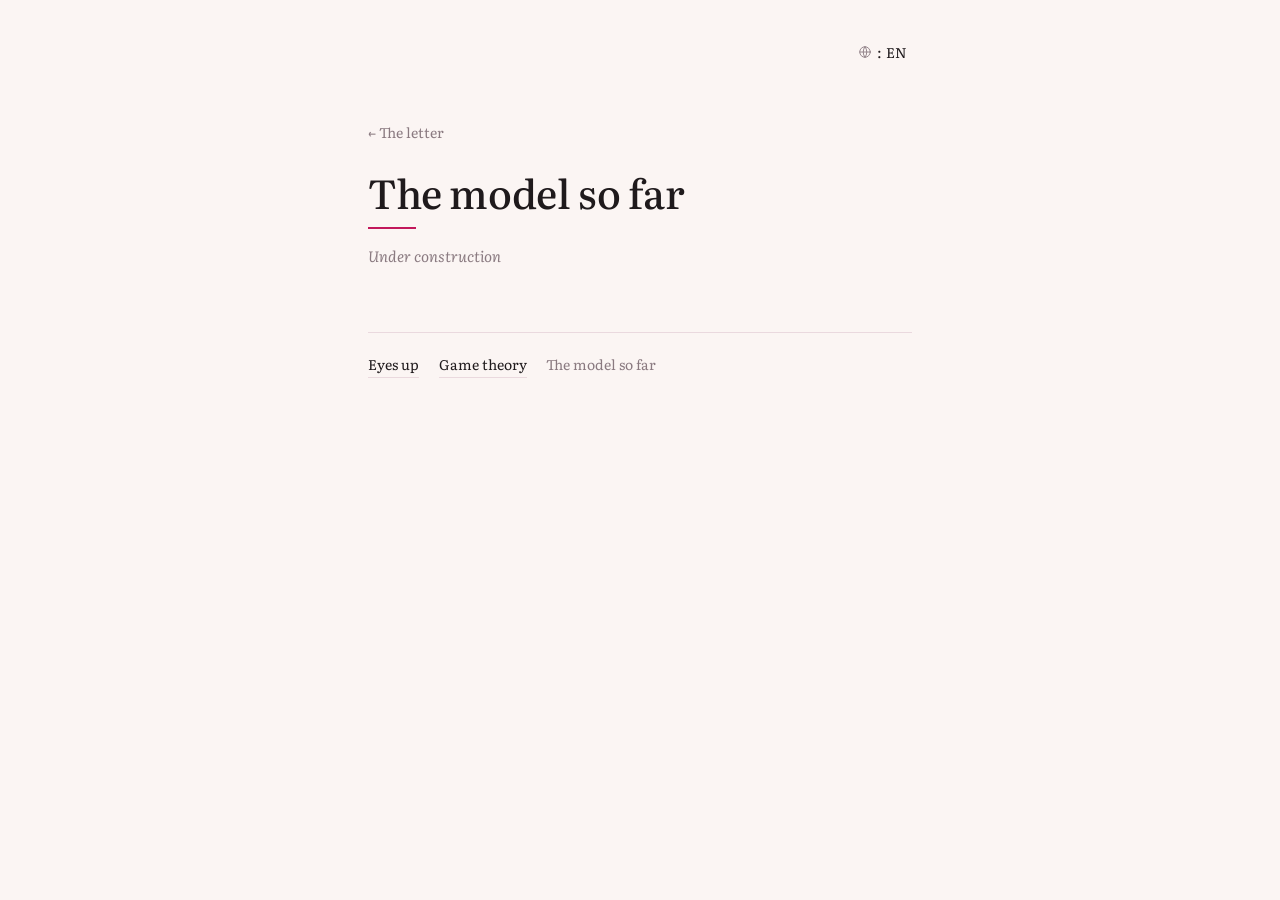
<file: en/model/index.html>
<!doctype html>
<html lang="en">
<head>
<meta charset="utf-8">
<meta name="viewport" content="width=device-width, initial-scale=1">
<title>The model so far · What’s Ours</title>
<meta name="description" content="The model so far. Under construction.">
<link rel="preconnect" href="https://fonts.googleapis.com">
<link rel="preconnect" href="https://fonts.gstatic.com" crossorigin>
<link href="https://fonts.googleapis.com/css2?family=Literata:ital,opsz,wght@0,7..72,400;0,7..72,500;0,7..72,600;1,7..72,400&display=swap" rel="stylesheet">
<link rel="stylesheet" href="../../style.css">
<link rel="icon" href="data:image/svg+xml,%3Csvg xmlns='http://www.w3.org/2000/svg' viewBox='0 0 16 16'%3E%3Ccircle cx='8' cy='8' r='6' fill='%23C2185B'/%3E%3C/svg%3E">
</head>
<body>
<div class="page">

<nav class="lang" aria-label="Language">
  <span class="lang-inner">
    <svg viewBox="0 0 24 24" aria-hidden="true"><circle cx="12" cy="12" r="9"/><path d="M3 12h18M12 3a14 14 0 0 1 0 18M12 3a14 14 0 0 0 0 18"/></svg>
    <span class="current">: EN</span>
    <a href="../../modelo/" lang="pt-BR" hreflang="pt-BR">PT</a>
  </span>
</nav>

<header>
  <p class="kicker"><a href="../">← The letter</a></p>
  <h1>The model so far</h1>
  <hr class="rule">
  <p class="byline">Under construction</p>
</header>

<main class="letter"></main>

<footer>
  <nav class="sections" aria-label="Sections">
    <a href="../lens/">Eyes up</a>
    <a href="../games/">Game theory</a>
    <span aria-current="page">The model so far</span>
  </nav>
</footer>

</div>
</body>
</html>
</file>
<file: style.css>
/* O que é nosso — one letter, two languages. No tracking, no scripts. */

:root {
  --paper: #FBF5F3;
  --ink: #1F1A1C;
  --rose: #C2185B;
  --muted: #8A7A80;
  --rule: #EAD9DE;
  color-scheme: light dark;
}

@media (prefers-color-scheme: dark) {
  :root:not([data-theme="light"]) {
    --paper: #1A1416;
    --ink: #EDE4E7;
    --rose: #F06292;
    --muted: #A89AA0;
    --rule: #3A2E33;
  }
}
:root[data-theme="dark"] {
  --paper: #1A1416;
  --ink: #EDE4E7;
  --rose: #F06292;
  --muted: #A89AA0;
  --rule: #3A2E33;
}

* { box-sizing: border-box; }

html { background: var(--paper); }

body {
  margin: 0;
  background: var(--paper);
  color: var(--ink);
  font-family: "Literata", Georgia, "Times New Roman", serif;
  font-size: 1.125rem;
  line-height: 1.7;
  -webkit-font-smoothing: antialiased;
  text-rendering: optimizeLegibility;
}

@media (min-width: 40em) {
  body { font-size: 1.1875rem; }
}

.page {
  max-width: 36rem;
  margin: 0 auto;
  padding: 2.5rem 1rem 5rem;
}

/* language switch: globe, colon, current language; the other appears on hover/focus */
.lang {
  display: flex;
  justify-content: flex-end;
  margin-bottom: 3.5rem;
  font-size: 0.875rem;
  letter-spacing: 0.02em;
  color: var(--muted);
}
.lang-inner {
  display: inline-flex;
  align-items: center;
  gap: 0.35em;
}
.lang svg {
  width: 1em;
  height: 1em;
  fill: none;
  stroke: currentColor;
  stroke-width: 1.5;
  stroke-linecap: round;
  stroke-linejoin: round;
}
.lang .current { color: var(--ink); }
.lang a {
  color: var(--rose);
  text-decoration: none;
  border-bottom: 1px solid transparent;
  opacity: 0;
  max-width: 0;
  overflow: hidden;
  white-space: nowrap;
  transition: opacity 160ms ease, max-width 200ms ease;
}
.lang a::before { content: "·"; color: var(--muted); margin-right: 0.35em; }
.lang-inner:hover a,
.lang-inner:focus-within a,
.lang a:focus-visible {
  opacity: 1;
  max-width: 6em;
}
.lang a:hover,
.lang a:focus-visible { border-bottom-color: var(--rose); outline: none; }
@media (hover: none) {
  .lang a { opacity: 1; max-width: 6em; }
}
@media (prefers-reduced-motion: reduce) {
  .lang a { transition: none; }
}

header h1 {
  font-size: 2rem;
  font-weight: 500;
  line-height: 1.15;
  letter-spacing: -0.01em;
  margin: 0 0 0.75rem;
}
@media (min-width: 40em) {
  header h1 { font-size: 2.5rem; }
}
header .rule {
  width: 3rem;
  height: 2px;
  background: var(--rose);
  border: 0;
  margin: 0 0 0.9rem;
}
header .byline {
  margin: 0 0 3rem;
  color: var(--muted);
  font-size: 0.9375rem;
  font-style: italic;
}

.letter p {
  margin: 0 0 1.35em;
}
.letter p:last-child { margin-bottom: 0; }

.letter ol {
  padding-left: 1.3em;
  margin: 0 0 1.35em;
}
.letter ol > li { margin-bottom: 1.1em; padding-left: 0.25em; }
.letter ol > li::marker { color: var(--rose); font-weight: 500; }
.letter ol strong { font-weight: 600; }
.letter ul { padding-left: 1.2em; margin: 0.6em 0 0; }
.letter ul li { margin-bottom: 0.7em; }
.letter ul ul { margin-top: 0.6em; }
.letter ul li::marker { color: var(--muted); }

.letter em { font-style: italic; }

.letter .highlight {
  color: var(--rose);
  font-weight: 500;
}

footer {
  margin-top: 4rem;
  padding-top: 1.25rem;
  border-top: 1px solid var(--rule);
  font-size: 0.875rem;
  color: var(--muted);
}
footer p { margin: 0 0 0.5em; }
footer a {
  color: var(--rose);
  text-decoration: none;
  border-bottom: 1px solid var(--rule);
}
footer a:hover, footer a:focus-visible { border-bottom-color: var(--rose); outline: none; }

::selection { background: var(--rose); color: var(--paper); }

/* section links in the footer + stub pages */
.sections {
  display: flex;
  flex-wrap: wrap;
  gap: 0.4em 1.4em;
  margin-bottom: 1rem;
}
.sections a, .sections span[aria-current] {
  color: var(--ink);
  text-decoration: none;
  border-bottom: 1px solid var(--rule);
}
.sections a:hover, .sections a:focus-visible { border-bottom-color: var(--rose); outline: none; }
.sections span[aria-current] { color: var(--muted); border-bottom-color: transparent; }
footer .note { color: var(--muted); font-style: italic; margin-bottom: 1.25rem; }
header .kicker { margin: 0 0 1.5rem; font-size: 0.875rem; }
header .kicker a { color: var(--muted); text-decoration: none; }
header .kicker a:hover, header .kicker a:focus-visible { color: var(--rose); outline: none; }
</file>
